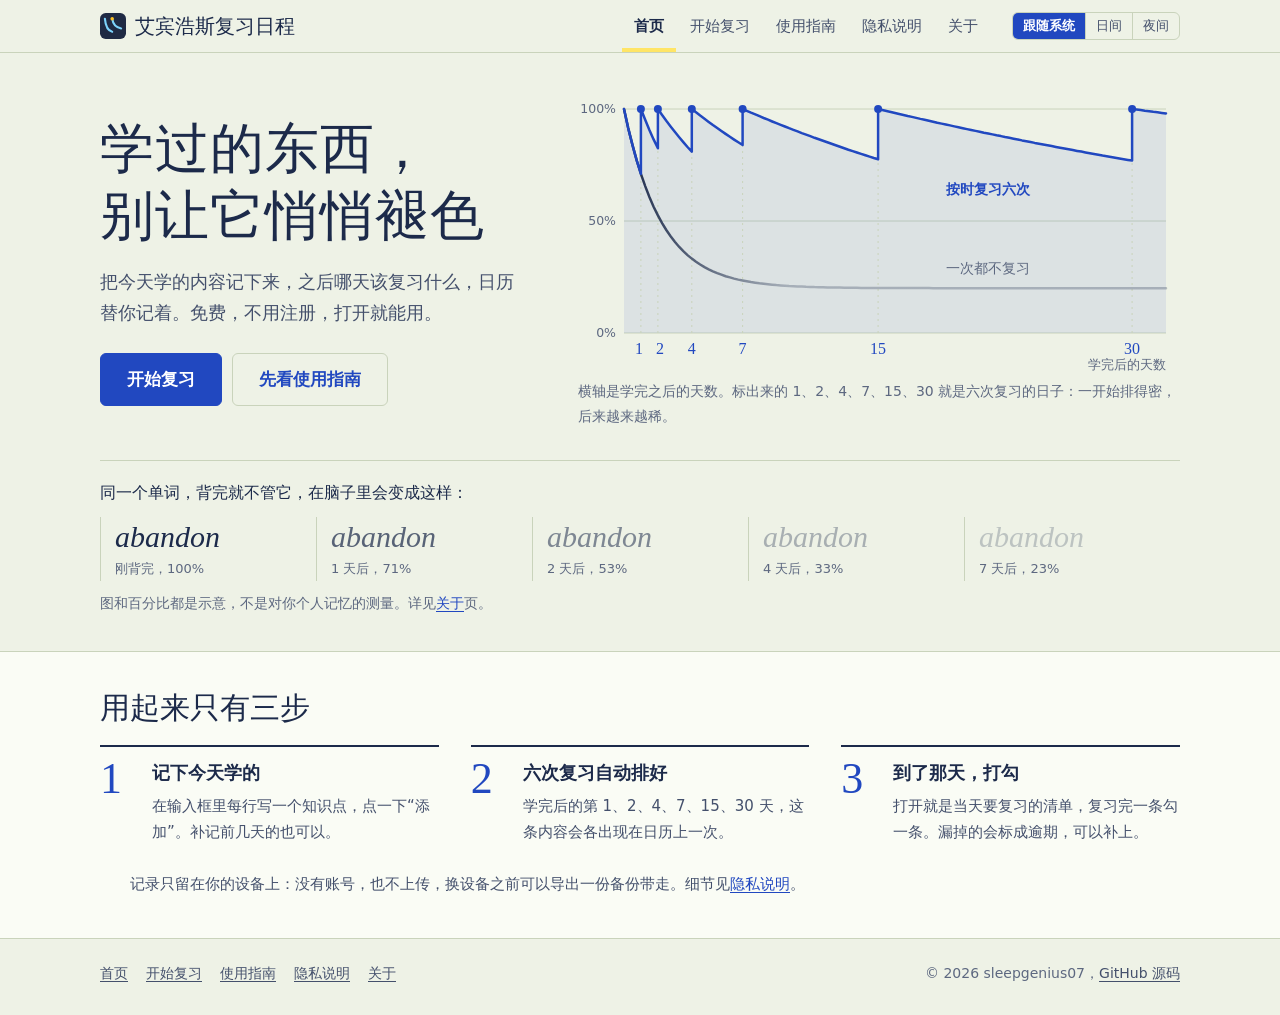
<file: index.html>
<!DOCTYPE html>
<html lang="zh-CN">
<head>
<meta charset="UTF-8">
<!-- 注意：这里没有 user-scalable=no，用户可以自由缩放页面 -->
<meta name="viewport" content="width=device-width, initial-scale=1.0">
<!-- 浏览器顶栏的颜色：日间用纸色，夜间用深色 -->
<meta name="theme-color" content="#eef2e6" media="(prefers-color-scheme: light)">
<meta name="theme-color" content="#12171f" media="(prefers-color-scheme: dark)">
<meta name="description" content="输入今天学的内容，自动按艾宾浩斯遗忘曲线安排复习日程。免费、免注册，数据只存在你的浏览器里。">
<title>艾宾浩斯复习日程</title>
<link rel="icon" type="image/svg+xml" href="favicon.svg">
<!-- 界面颜色（日间/夜间/跟随系统）：放在 head 里，页面一打开就按上次的选择上色 -->
<script src="theme.js"></script>
<!-- 全站共用样式 + 首页专用样式 -->
<link rel="stylesheet" href="style.css">
<link rel="stylesheet" href="home.css">
</head>
<body>
<!-- 导航栏：每个页面都是同一段，当前页用 aria-current="page" 标出来（样式在 style.css） -->
<header class="nav">
  <div class="nav-inner">
    <a class="brand" href="index.html"><img class="brand-icon" src="favicon.svg" alt=""> <span>艾宾浩斯复习日程</span></a>
    <nav class="nav-links" aria-label="主导航">
      <a href="index.html" aria-current="page">首页</a>
      <a href="app/index.html">开始复习</a>
      <a href="guide.html">使用指南</a>
      <a href="privacy.html">隐私说明</a>
      <a href="about.html">关于</a>
    </nav>
    <!-- 界面颜色开关（跟随系统 / 日间 / 夜间）：三个按钮由 theme.js 放进这个位置，每个页面都有 -->
    <span data-theme-switch></span>
  </div>
</header>

<main>
<!-- ===== 首屏：左边标题和按钮，右边遗忘曲线图；下面一排是褪色演示 ===== -->
<section class="hero wrap">
  <div class="hero-top">
    <div class="hero-text">
      <h1>学过的东西，<br>别让它悄悄褪色</h1>
      <p class="hero-lead">把今天学的内容记下来，之后哪天该复习什么，日历替你记着。免费，不用注册，打开就能用。</p>
      <div class="btn-row">
        <a class="btn" href="app/index.html">开始复习</a>
        <a class="btn ghost" href="guide.html">先看使用指南</a>
      </div>
    </div>

    <figure class="curve">
      <!-- 这张图由页面最下面的脚本画出来；#curve-plot 是放图的位置 -->
      <div id="curve-plot" class="curve-plot" role="img"
           aria-label="遗忘曲线示意图：不复习时，记住的比例在一周内掉到两成左右；在学完后第 1、2、4、7、15、30 天各复习一次，记住的比例每次都回到满格，而且掉得越来越慢。"></div>
      <figcaption>横轴是学完之后的天数。标出来的 1、2、4、7、15、30 就是六次复习的日子：一开始排得密，后来越来越稀。</figcaption>
    </figure>
  </div>

  <!-- 褪色演示：同一个单词，隔得越久墨色越淡。--keep 是“还记得多少”，样式里用它当透明度 -->
  <div class="fade">
    <p class="fade-title">同一个单词，背完就不管它，在脑子里会变成这样：</p>
    <ol class="fade-row">
      <li><span class="fade-word" style="--keep:1">abandon</span><span class="fade-when">刚背完，100%</span></li>
      <li><span class="fade-word" style="--keep:.71">abandon</span><span class="fade-when">1 天后，71%</span></li>
      <li><span class="fade-word" style="--keep:.53">abandon</span><span class="fade-when">2 天后，53%</span></li>
      <li><span class="fade-word" style="--keep:.33">abandon</span><span class="fade-when">4 天后，33%</span></li>
      <li><span class="fade-word" style="--keep:.23">abandon</span><span class="fade-when">7 天后，23%</span></li>
    </ol>
    <p class="muted">图和百分比都是示意，不是对你个人记忆的测量。详见<a href="about.html">关于</a>页。</p>
  </div>
</section>

<!-- ===== 三步用法（这确实是先后顺序，所以编号）===== -->
<section class="steps-band">
  <div class="wrap">
    <h2>用起来只有三步</h2>
    <ol class="steps">
      <li>
        <span class="step-no">1</span>
        <h3>记下今天学的</h3>
        <p>在输入框里每行写一个知识点，点一下“添加”。补记前几天的也可以。</p>
      </li>
      <li>
        <span class="step-no">2</span>
        <h3>六次复习自动排好</h3>
        <p>学完后的第 1、2、4、7、15、30 天，这条内容会各出现在日历上一次。</p>
      </li>
      <li>
        <span class="step-no">3</span>
        <h3>到了那天，打勾</h3>
        <p>打开就是当天要复习的清单，复习完一条勾一条。漏掉的会标成逾期，可以补上。</p>
      </li>
    </ol>
    <p class="steps-note">记录只留在你的设备上：没有账号，也不上传，换设备之前可以导出一份备份带走。细节见<a href="privacy.html">隐私说明</a>。</p>
  </div>
</section>
</main>

<footer class="site-footer">
  <div class="site-footer-inner">
    <nav aria-label="页脚导航"><a href="index.html">首页</a><a href="app/index.html">开始复习</a><a href="guide.html">使用指南</a><a href="privacy.html">隐私说明</a><a href="about.html">关于</a></nav>
    <p>© 2026 sleepgenius07，<a href="https://github.com/sleepgenius07/sleepgenius07.github.io">GitHub 源码</a></p>
  </div>
</footer>

<script>
// ========== 首页的遗忘曲线图 ==========
// 这张图不是图片，是用下面的公式现算、现画出来的 SVG。
// 好处：手机和电脑宽度不同，可以按实际宽度重画，字不会被压小。

const REVIEW_DAYS = [1, 2, 4, 7, 15, 30];   // 六次复习分别在学完后的第几天
const LAST_DAY = 32;                         // 横轴画到第 32 天

// “还记得多少”的示意公式：从 100% 开始往下掉，最低掉到 20%。
// k 越大掉得越快。（和应用里用的是同一个公式）
function keep(days, k) { return 0.2 + 0.8 * Math.exp(-k * days); }
const K_START = 0.45;        // 第一次学完之后的遗忘速度
const K_SHRINK = 0.55;       // 每复习一次，遗忘速度乘以 0.55（忘得更慢）

function drawCurve(animate) {
  const box = document.getElementById('curve-plot');
  const W = box.clientWidth;
  const H = W < 520 ? 220 : 280;
  const left = 46, right = 14, top = 16, bottom = 40;
  const x = d => left + (W - left - right) * d / LAST_DAY;      // 第几天 → 横坐标
  const y = r => top + (H - top - bottom) * (1 - r);            // 记住的比例 → 纵坐标
  const f = n => n.toFixed(1);

  // 1) 不复习的曲线：一路往下掉
  let fading = '';
  for (let d = 0; d <= LAST_DAY; d += 0.25) fading += (d ? 'L' : 'M') + f(x(d)) + ',' + f(y(keep(d, K_START)));

  // 2) 按时复习的曲线：每到复习日回到 100%，之后掉得更慢，所以是锯齿形
  let saw = 'M' + f(x(0)) + ',' + f(y(1));
  let from = 0, k = K_START;
  REVIEW_DAYS.concat(LAST_DAY).forEach((to, i) => {
    for (let d = from + 0.25; d <= to; d += 0.25) saw += 'L' + f(x(d)) + ',' + f(y(keep(d - from, k)));
    if (i < REVIEW_DAYS.length) saw += 'L' + f(x(to)) + ',' + f(y(1));   // 复习：竖直回到 100%
    from = to; k *= K_SHRINK;
  });
  const area = saw + 'L' + f(x(LAST_DAY)) + ',' + f(y(0)) + 'L' + f(x(0)) + ',' + f(y(0)) + 'Z';

  // 手机上第 1 天和第 2 天挨得很近，把这两个数字一个往左靠、一个往右靠，免得粘在一起
  const narrow = (W - left - right) / LAST_DAY < 22;      // 每一天不到 22 像素宽，就算“挤”
  const dayAnchor = d => !narrow ? 'middle' : d === 1 ? 'end' : d === 2 ? 'start' : 'middle';
  const dayShift = d => !narrow ? 0 : d === 1 ? 2 : d === 2 ? -2 : 0;

  // 3) 横线、刻度、文字
  const grid = [1, 0.5, 0].map(r =>
    `<line class="c-grid" x1="${left}" x2="${W - right}" y1="${f(y(r))}" y2="${f(y(r))}"/>` +
    `<text class="c-ylab" x="${left - 8}" y="${f(y(r) + 4)}" text-anchor="end">${r * 100}%</text>`).join('');
  const marks = REVIEW_DAYS.map(d =>
    `<line class="c-drop" x1="${f(x(d))}" x2="${f(x(d))}" y1="${f(y(1))}" y2="${f(y(0))}"/>` +
    `<circle class="c-dot" cx="${f(x(d))}" cy="${f(y(1))}" r="4"/>` +
    `<text class="c-day" x="${f(x(d) + dayShift(d))}" y="${f(y(0) + 21)}" text-anchor="${dayAnchor(d)}">${d}</text>`).join('');
  const labelDay = narrow ? 19 : 20;

  box.innerHTML =
    `<svg width="${W}" height="${H}" viewBox="0 0 ${W} ${H}" aria-hidden="true">
      <defs><linearGradient id="fadeInk" gradientUnits="userSpaceOnUse" x1="${left}" x2="${W - right}" y1="0" y2="0">
        <stop offset="0" class="c-stop-a"/><stop offset="0.3" class="c-stop-b"/><stop offset="1" class="c-stop-b"/>
      </linearGradient></defs>
      ${grid}
      <path class="c-area" d="${area}"/>
      ${marks}
      ${narrow ? '' : `<text class="c-ylab" x="${f(x(0))}" y="${f(y(0) + 20)}" text-anchor="middle">学完</text>`}
      <text class="c-ylab" x="${W - right}" y="${f(y(0) + 36)}" text-anchor="end">学完后的天数</text>
      <path class="c-fading" d="${fading}" stroke="url(#fadeInk)"/>
      <path class="c-saw${animate ? ' draw' : ''}" d="${saw}" pathLength="1"/>
      <text class="c-lab-saw" x="${f(x(labelDay))}" y="${f(y(0.62))}">按时复习六次</text>
      <text class="c-lab-fading" x="${f(x(labelDay))}" y="${f(y(0.27))}">一次都不复习</text>
    </svg>`;
}

drawCurve(true);
// 窗口宽度变了（比如手机横过来）就重画一遍，这次不再播放动画
let lastWidth = document.getElementById('curve-plot').clientWidth, timer;
window.addEventListener('resize', () => {
  clearTimeout(timer);
  timer = setTimeout(() => {
    const w = document.getElementById('curve-plot').clientWidth;
    if (w !== lastWidth) { lastWidth = w; drawCurve(false); }
  }, 150);
});
</script>
</body>
</html>
</file>
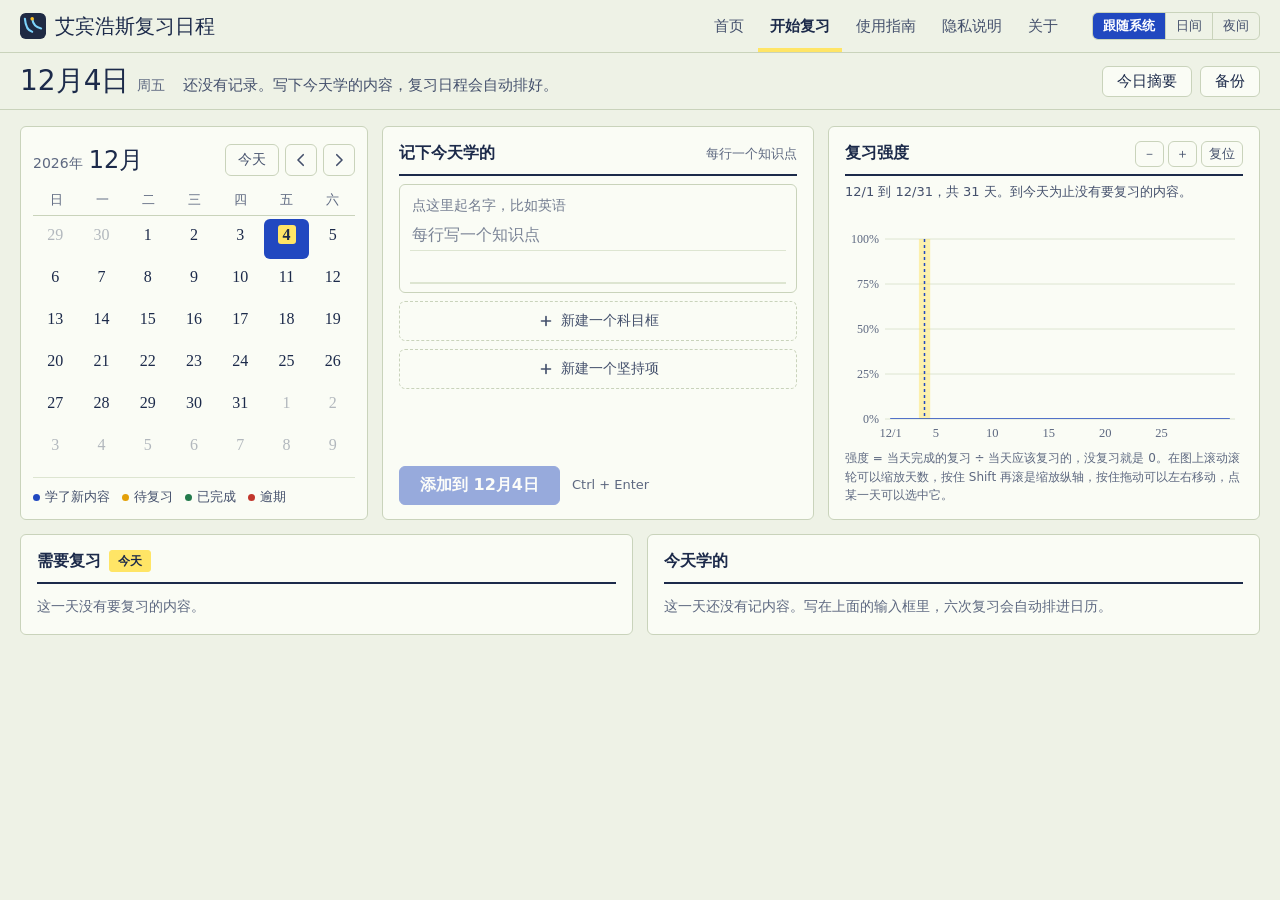
<file: app/index.html>
<!DOCTYPE html>
<html lang="zh-CN">
<head>
<meta charset="UTF-8">
<!-- 没有 user-scalable=no：用户可以双指缩放页面（对视力不好的人很重要） -->
<meta name="viewport" content="width=device-width, initial-scale=1.0">
<meta name="apple-mobile-web-app-capable" content="yes">
<meta name="apple-mobile-web-app-status-bar-style" content="default">
<meta name="apple-mobile-web-app-title" content="复习日程">
<!-- 浏览器顶栏的颜色：日间用纸色，夜间用深色 -->
<meta name="theme-color" content="#eef2e6" media="(prefers-color-scheme: light)">
<meta name="theme-color" content="#12171f" media="(prefers-color-scheme: dark)">
<meta name="description" content="艾宾浩斯遗忘曲线复习提示工具">
<title>开始复习 - 艾宾浩斯复习日程</title>
<link rel="manifest" href="manifest.webmanifest">
<link rel="icon" type="image/svg+xml" href="../favicon.svg">
<!-- 界面颜色（日间/夜间/跟随系统）：放在 head 里，页面一打开就按上次的选择上色 -->
<script src="../theme.js"></script>
<!-- 先加载共用样式（../ 表示上一级目录），再加载应用专用样式 app.css -->
<link rel="stylesheet" href="../style.css">
<link rel="stylesheet" href="app.css">
</head>
<body class="app-page">
<!-- 顶部是全站共用的导航栏（和其他页面是同一段代码，当前页用 aria-current 标记） -->
<header class="nav">
  <div class="nav-inner">
    <a class="brand" href="../index.html"><img class="brand-icon" src="../favicon.svg" alt=""> <span>艾宾浩斯复习日程</span></a>
    <nav class="nav-links" aria-label="主导航">
      <a href="../index.html">首页</a>
      <a href="index.html" aria-current="page">开始复习</a>
      <a href="../guide.html">使用指南</a>
      <a href="../privacy.html">隐私说明</a>
      <a href="../about.html">关于</a>
    </nav>
    <!-- 界面颜色开关（跟随系统 / 日间 / 夜间）：三个按钮由 theme.js 放进这个位置，每个页面都有 -->
    <span data-theme-switch></span>
  </div>
</header>

<!-- 整个应用的界面都由 app.js 画在这个 #app 里 -->
<main class="app" id="app"></main>
<noscript><p style="padding:24px">这个页面需要开启 JavaScript 才能使用。</p></noscript>

<!-- 应用的脚本单独放在 app.js 里（原来是直接写在这个文件里的） -->
<script src="app.js"></script>
</body>
</html>
</file>
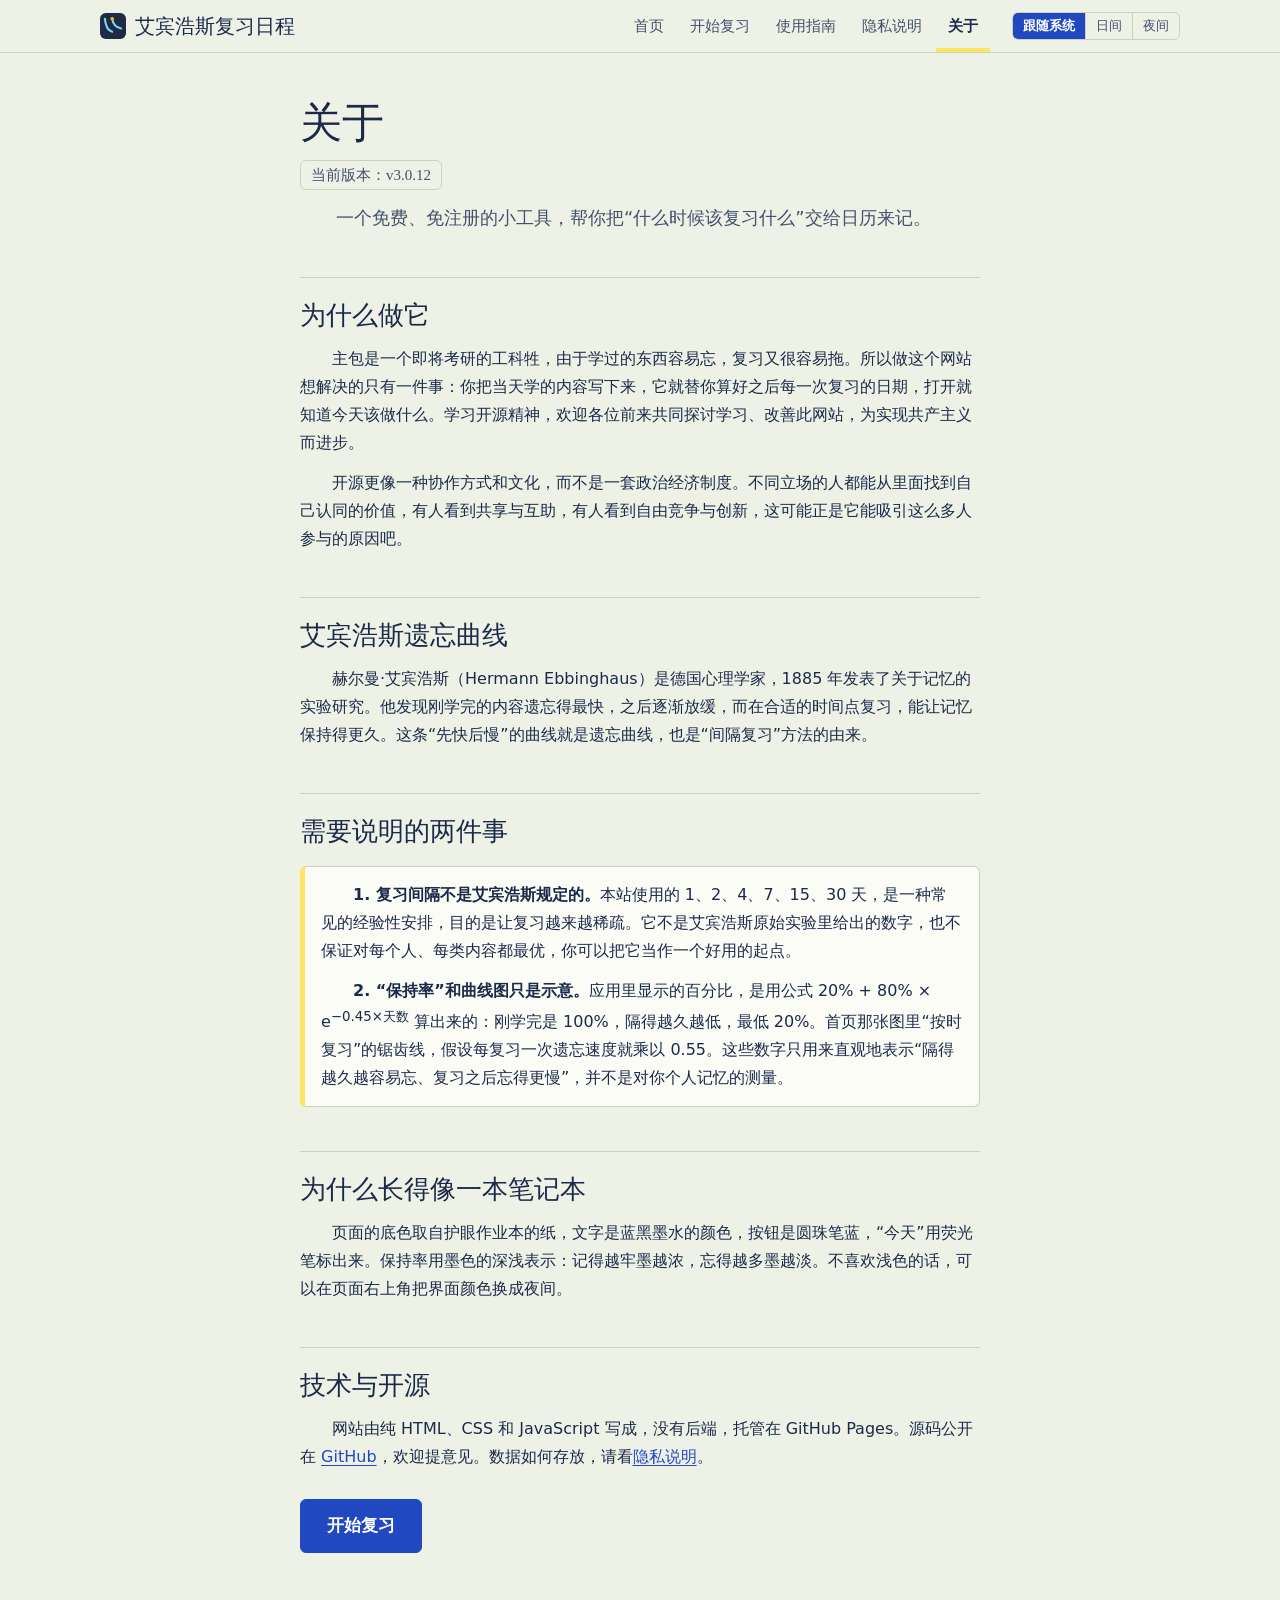
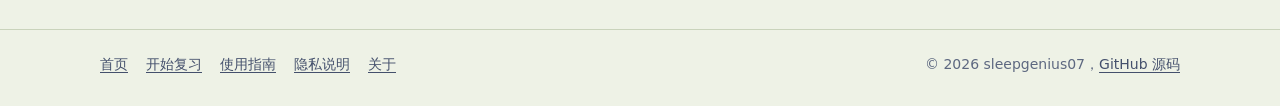
<file: about.html>
<!DOCTYPE html>
<html lang="zh-CN">
<head>
<meta charset="UTF-8">
<!-- 注意：这里没有 user-scalable=no，用户可以自由缩放页面 -->
<meta name="viewport" content="width=device-width, initial-scale=1.0">
<!-- 浏览器顶栏的颜色：日间用纸色，夜间用深色 -->
<meta name="theme-color" content="#eef2e6" media="(prefers-color-scheme: light)">
<meta name="theme-color" content="#12171f" media="(prefers-color-scheme: dark)">
<meta name="description" content="关于艾宾浩斯复习日程：做它的原因、背后的遗忘曲线，以及对复习安排和记忆保持率的说明。">
<title>关于 - 艾宾浩斯复习日程</title>
<link rel="icon" type="image/svg+xml" href="favicon.svg">
<!-- 界面颜色（日间/夜间/跟随系统）：放在 head 里，页面一打开就按上次的选择上色 -->
<script src="theme.js"></script>
<!-- 全站共用样式 -->
<link rel="stylesheet" href="style.css">
</head>
<body>
<!-- 导航栏：每个页面都是同一段，当前页用 aria-current="page" 标出来（样式在 style.css） -->
<header class="nav">
  <div class="nav-inner">
    <a class="brand" href="index.html"><img class="brand-icon" src="favicon.svg" alt=""> <span>艾宾浩斯复习日程</span></a>
    <nav class="nav-links" aria-label="主导航">
      <a href="index.html">首页</a>
      <a href="app/index.html">开始复习</a>
      <a href="guide.html">使用指南</a>
      <a href="privacy.html">隐私说明</a>
      <a href="about.html" aria-current="page">关于</a>
    </nav>
    <!-- 界面颜色开关（跟随系统 / 日间 / 夜间）：三个按钮由 theme.js 放进这个位置，每个页面都有 -->
    <span data-theme-switch></span>
  </div>
</header>

<main class="container">
<h1 class="page-title">关于</h1>
<!-- 版本号：每次更新网站，记得把这里的数字改一下 -->
<p class="version">当前版本：v3.0.12</p>
<p class="page-lead">一个免费、免注册的小工具，帮你把“什么时候该复习什么”交给日历来记。</p>

<h2>为什么做它</h2>
<p>主包是一个即将考研的工科牲，由于学过的东西容易忘，复习又很容易拖。所以做这个网站想解决的只有一件事：你把当天学的内容写下来，它就替你算好之后每一次复习的日期，打开就知道今天该做什么。学习开源精神，欢迎各位前来共同探讨学习、改善此网站，为实现共产主义而进步。</p>
<p>开源更像一种协作方式和文化，而不是一套政治经济制度。不同立场的人都能从里面找到自己认同的价值，有人看到共享与互助，有人看到自由竞争与创新，这可能正是它能吸引这么多人参与的原因吧。</p>

<h2>艾宾浩斯遗忘曲线</h2>
<p>赫尔曼·艾宾浩斯（Hermann Ebbinghaus）是德国心理学家，1885 年发表了关于记忆的实验研究。他发现刚学完的内容遗忘得最快，之后逐渐放缓，而在合适的时间点复习，能让记忆保持得更久。这条“先快后慢”的曲线就是遗忘曲线，也是“间隔复习”方法的由来。</p>

<h2>需要说明的两件事</h2>
<div class="note">
  <p><strong>1. 复习间隔不是艾宾浩斯规定的。</strong>本站使用的 1、2、4、7、15、30 天，是一种常见的经验性安排，目的是让复习越来越稀疏。它不是艾宾浩斯原始实验里给出的数字，也不保证对每个人、每类内容都最优，你可以把它当作一个好用的起点。</p>
  <p><strong>2. “保持率”和曲线图只是示意。</strong>应用里显示的百分比，是用公式 20% + 80% × e<sup>−0.45×天数</sup> 算出来的：刚学完是 100%，隔得越久越低，最低 20%。首页那张图里“按时复习”的锯齿线，假设每复习一次遗忘速度就乘以 0.55。这些数字只用来直观地表示“隔得越久越容易忘、复习之后忘得更慢”，并不是对你个人记忆的测量。</p>
</div>

<h2>为什么长得像一本笔记本</h2>
<p>页面的底色取自护眼作业本的纸，文字是蓝黑墨水的颜色，按钮是圆珠笔蓝，“今天”用荧光笔标出来。保持率用墨色的深浅表示：记得越牢墨越浓，忘得越多墨越淡。不喜欢浅色的话，可以在页面右上角把界面颜色换成夜间。</p>

<h2>技术与开源</h2>
<p>网站由纯 HTML、CSS 和 JavaScript 写成，没有后端，托管在 GitHub Pages。源码公开在 <a href="https://github.com/sleepgenius07/sleepgenius07.github.io">GitHub</a>，欢迎提意见。数据如何存放，请看<a href="privacy.html">隐私说明</a>。</p>

<p class="no-indent" style="margin-top:28px"><a class="btn" href="app/index.html">开始复习</a></p>
</main>

<footer class="site-footer">
  <div class="site-footer-inner">
    <nav aria-label="页脚导航"><a href="index.html">首页</a><a href="app/index.html">开始复习</a><a href="guide.html">使用指南</a><a href="privacy.html">隐私说明</a><a href="about.html">关于</a></nav>
    <p>© 2026 sleepgenius07，<a href="https://github.com/sleepgenius07/sleepgenius07.github.io">GitHub 源码</a></p>
  </div>
</footer>
</body>
</html>
</file>
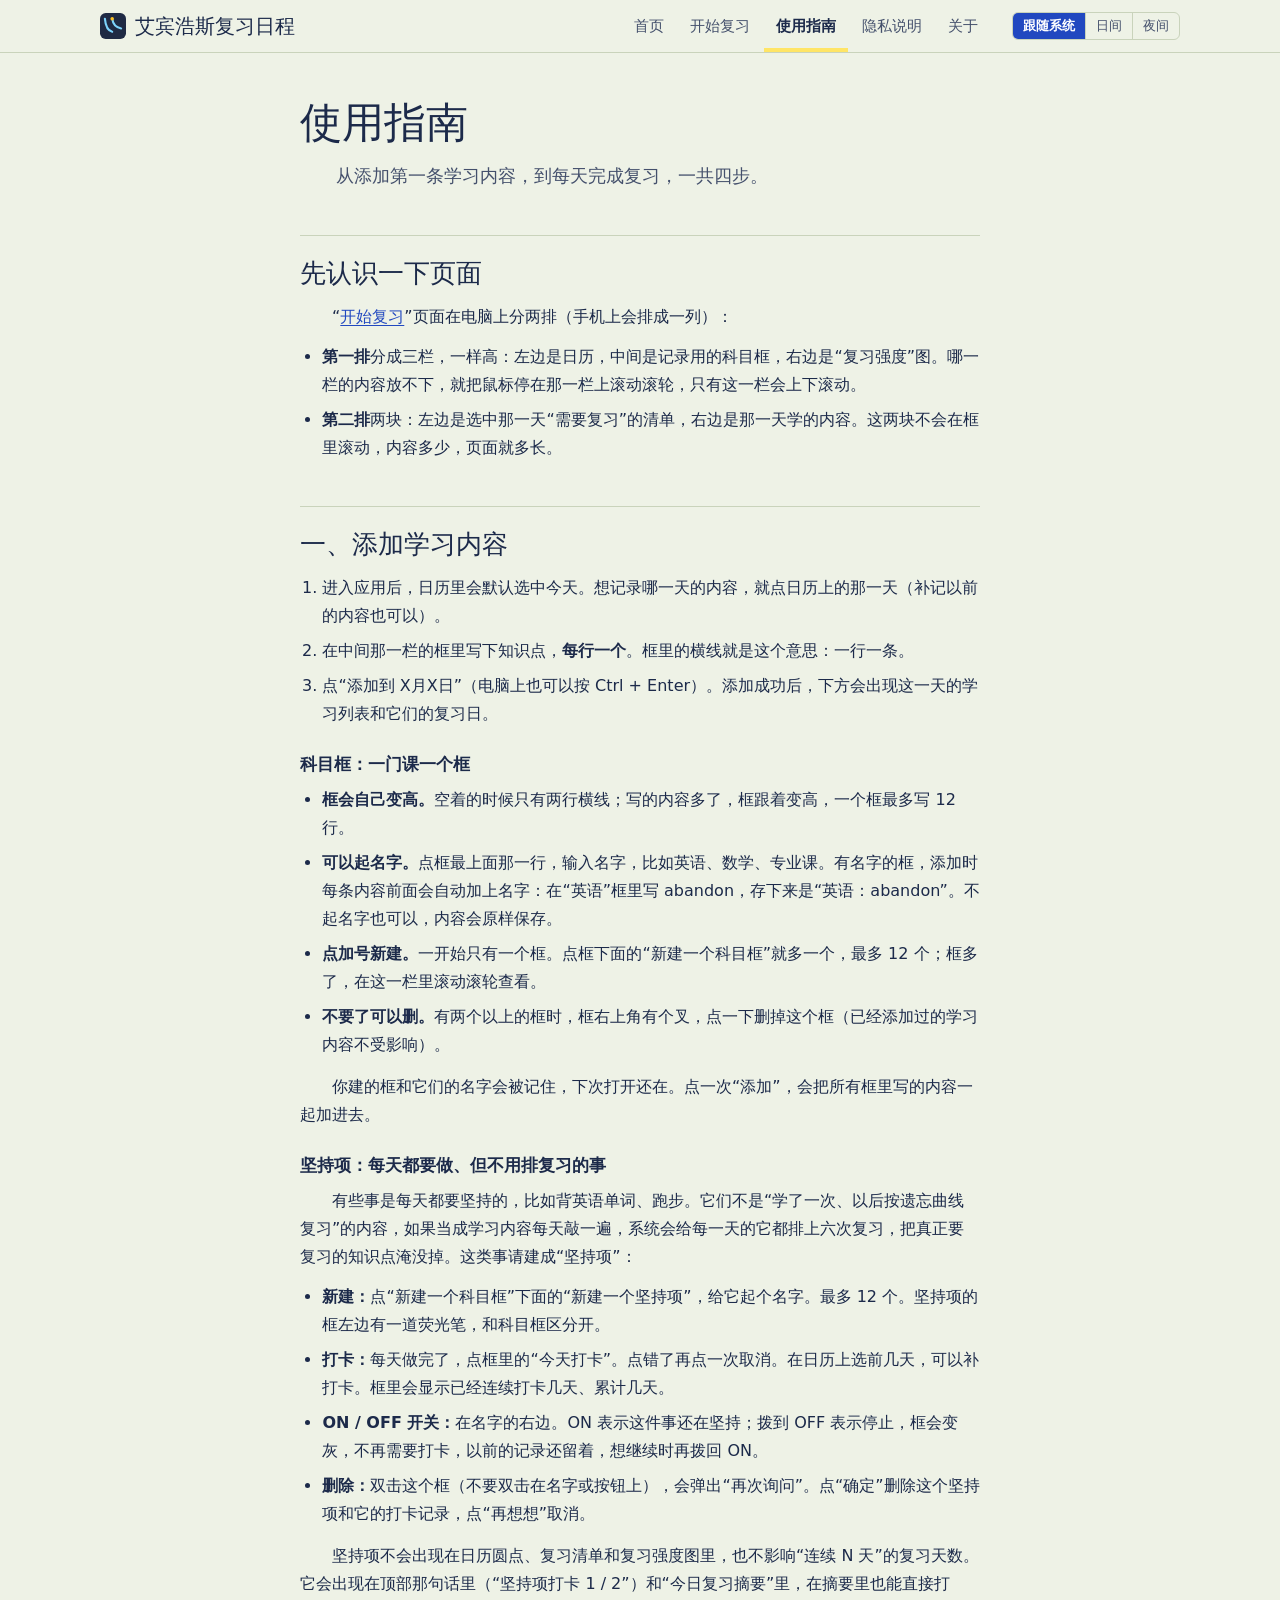
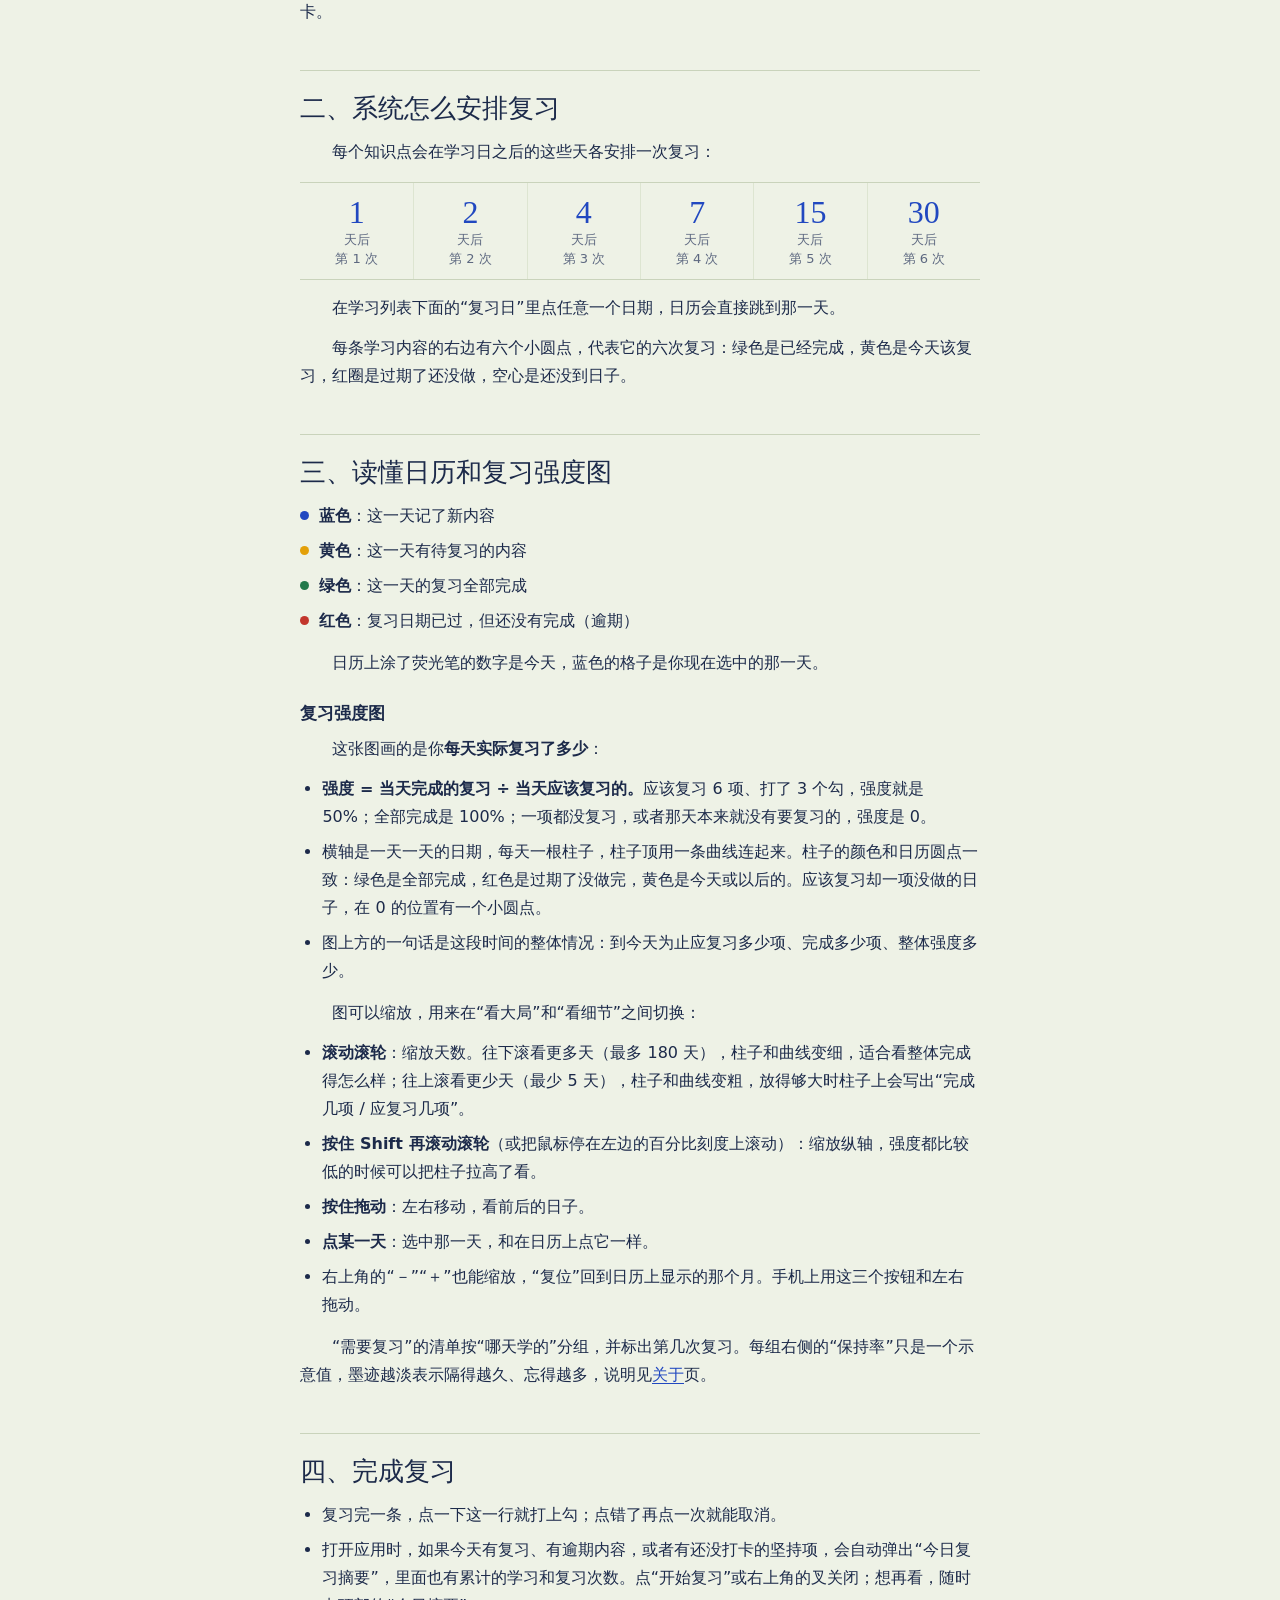
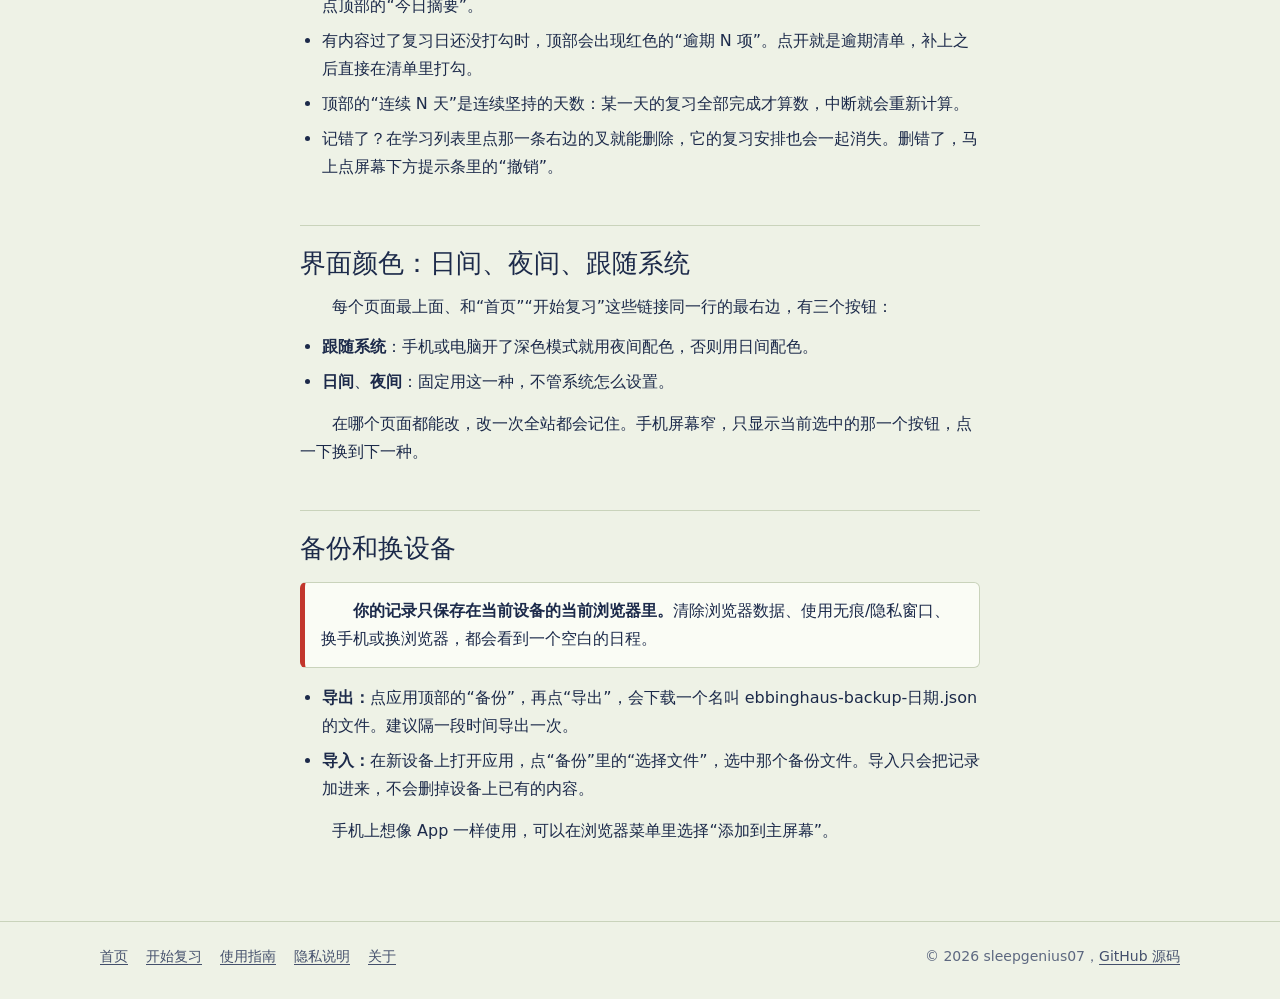
<file: guide.html>
<!DOCTYPE html>
<html lang="zh-CN">
<head>
<meta charset="UTF-8">
<!-- 注意：这里没有 user-scalable=no，用户可以自由缩放页面 -->
<meta name="viewport" content="width=device-width, initial-scale=1.0">
<!-- 浏览器顶栏的颜色：日间用纸色，夜间用深色 -->
<meta name="theme-color" content="#eef2e6" media="(prefers-color-scheme: light)">
<meta name="theme-color" content="#12171f" media="(prefers-color-scheme: dark)">
<meta name="description" content="两分钟学会使用艾宾浩斯复习日程：添加学习内容、用科目框分门别类、每天打卡的坚持项、看懂日历和复习强度图、备份记录。">
<title>使用指南 - 艾宾浩斯复习日程</title>
<link rel="icon" type="image/svg+xml" href="favicon.svg">
<!-- 界面颜色（日间/夜间/跟随系统）：放在 head 里，页面一打开就按上次的选择上色 -->
<script src="theme.js"></script>
<!-- 全站共用样式 -->
<link rel="stylesheet" href="style.css">
</head>
<body>
<!-- 导航栏：每个页面都是同一段，当前页用 aria-current="page" 标出来（样式在 style.css） -->
<header class="nav">
  <div class="nav-inner">
    <a class="brand" href="index.html"><img class="brand-icon" src="favicon.svg" alt=""> <span>艾宾浩斯复习日程</span></a>
    <nav class="nav-links" aria-label="主导航">
      <a href="index.html">首页</a>
      <a href="app/index.html">开始复习</a>
      <a href="guide.html" aria-current="page">使用指南</a>
      <a href="privacy.html">隐私说明</a>
      <a href="about.html">关于</a>
    </nav>
    <!-- 界面颜色开关（跟随系统 / 日间 / 夜间）：三个按钮由 theme.js 放进这个位置，每个页面都有 -->
    <span data-theme-switch></span>
  </div>
</header>

<main class="container">
<h1 class="page-title">使用指南</h1>
<p class="page-lead">从添加第一条学习内容，到每天完成复习，一共四步。</p>

<h2>先认识一下页面</h2>
<p>“<a href="app/index.html">开始复习</a>”页面在电脑上分两排（手机上会排成一列）：</p>
<ul>
  <li><strong>第一排</strong>分成三栏，一样高：左边是日历，中间是记录用的科目框，右边是“复习强度”图。哪一栏的内容放不下，就把鼠标停在那一栏上滚动滚轮，只有这一栏会上下滚动。</li>
  <li><strong>第二排</strong>两块：左边是选中那一天“需要复习”的清单，右边是那一天学的内容。这两块不会在框里滚动，内容多少，页面就多长。</li>
</ul>

<h2>一、添加学习内容</h2>
<ol>
  <li>进入应用后，日历里会默认选中今天。想记录哪一天的内容，就点日历上的那一天（补记以前的内容也可以）。</li>
  <li>在中间那一栏的框里写下知识点，<strong>每行一个</strong>。框里的横线就是这个意思：一行一条。</li>
  <li>点“添加到 X月X日”（电脑上也可以按 Ctrl + Enter）。添加成功后，下方会出现这一天的学习列表和它们的复习日。</li>
</ol>

<h3>科目框：一门课一个框</h3>
<ul>
  <li><strong>框会自己变高。</strong>空着的时候只有两行横线；写的内容多了，框跟着变高，一个框最多写 12 行。</li>
  <li><strong>可以起名字。</strong>点框最上面那一行，输入名字，比如英语、数学、专业课。有名字的框，添加时每条内容前面会自动加上名字：在“英语”框里写 abandon，存下来是“英语：abandon”。不起名字也可以，内容会原样保存。</li>
  <li><strong>点加号新建。</strong>一开始只有一个框。点框下面的“新建一个科目框”就多一个，最多 12 个；框多了，在这一栏里滚动滚轮查看。</li>
  <li><strong>不要了可以删。</strong>有两个以上的框时，框右上角有个叉，点一下删掉这个框（已经添加过的学习内容不受影响）。</li>
</ul>
<p>你建的框和它们的名字会被记住，下次打开还在。点一次“添加”，会把所有框里写的内容一起加进去。</p>

<h3>坚持项：每天都要做、但不用排复习的事</h3>
<p>有些事是每天都要坚持的，比如背英语单词、跑步。它们不是“学了一次、以后按遗忘曲线复习”的内容，如果当成学习内容每天敲一遍，系统会给每一天的它都排上六次复习，把真正要复习的知识点淹没掉。这类事请建成“坚持项”：</p>
<ul>
  <li><strong>新建：</strong>点“新建一个科目框”下面的“新建一个坚持项”，给它起个名字。最多 12 个。坚持项的框左边有一道荧光笔，和科目框区分开。</li>
  <li><strong>打卡：</strong>每天做完了，点框里的“今天打卡”。点错了再点一次取消。在日历上选前几天，可以补打卡。框里会显示已经连续打卡几天、累计几天。</li>
  <li><strong>ON / OFF 开关：</strong>在名字的右边。ON 表示这件事还在坚持；拨到 OFF 表示停止，框会变灰，不再需要打卡，以前的记录还留着，想继续时再拨回 ON。</li>
  <li><strong>删除：</strong>双击这个框（不要双击在名字或按钮上），会弹出“再次询问”。点“确定”删除这个坚持项和它的打卡记录，点“再想想”取消。</li>
</ul>
<p>坚持项不会出现在日历圆点、复习清单和复习强度图里，也不影响“连续 N 天”的复习天数。它会出现在顶部那句话里（“坚持项打卡 1 / 2”）和“今日复习摘要”里，在摘要里也能直接打卡。</p>

<h2>二、系统怎么安排复习</h2>
<p>每个知识点会在学习日之后的这些天各安排一次复习：</p>
<div class="intervals">
  <div class="step"><div class="num">1</div><div class="lbl">天后<br>第 1 次</div></div>
  <div class="step"><div class="num">2</div><div class="lbl">天后<br>第 2 次</div></div>
  <div class="step"><div class="num">4</div><div class="lbl">天后<br>第 3 次</div></div>
  <div class="step"><div class="num">7</div><div class="lbl">天后<br>第 4 次</div></div>
  <div class="step"><div class="num">15</div><div class="lbl">天后<br>第 5 次</div></div>
  <div class="step"><div class="num">30</div><div class="lbl">天后<br>第 6 次</div></div>
</div>
<p>在学习列表下面的“复习日”里点任意一个日期，日历会直接跳到那一天。</p>
<p>每条学习内容的右边有六个小圆点，代表它的六次复习：绿色是已经完成，黄色是今天该复习，红圈是过期了还没做，空心是还没到日子。</p>

<h2>三、读懂日历和复习强度图</h2>
<ul class="dot-list">
  <li><span class="dot learned"></span><span><strong>蓝色</strong>：这一天记了新内容</span></li>
  <li><span class="dot due"></span><span><strong>黄色</strong>：这一天有待复习的内容</span></li>
  <li><span class="dot done"></span><span><strong>绿色</strong>：这一天的复习全部完成</span></li>
  <li><span class="dot late"></span><span><strong>红色</strong>：复习日期已过，但还没有完成（逾期）</span></li>
</ul>
<p>日历上涂了荧光笔的数字是今天，蓝色的格子是你现在选中的那一天。</p>

<h3>复习强度图</h3>
<p>这张图画的是你<strong>每天实际复习了多少</strong>：</p>
<ul>
  <li><strong>强度 = 当天完成的复习 ÷ 当天应该复习的。</strong>应该复习 6 项、打了 3 个勾，强度就是 50%；全部完成是 100%；一项都没复习，或者那天本来就没有要复习的，强度是 0。</li>
  <li>横轴是一天一天的日期，每天一根柱子，柱子顶用一条曲线连起来。柱子的颜色和日历圆点一致：绿色是全部完成，红色是过期了没做完，黄色是今天或以后的。应该复习却一项没做的日子，在 0 的位置有一个小圆点。</li>
  <li>图上方的一句话是这段时间的整体情况：到今天为止应复习多少项、完成多少项、整体强度多少。</li>
</ul>
<p>图可以缩放，用来在“看大局”和“看细节”之间切换：</p>
<ul>
  <li><strong>滚动滚轮</strong>：缩放天数。往下滚看更多天（最多 180 天），柱子和曲线变细，适合看整体完成得怎么样；往上滚看更少天（最少 5 天），柱子和曲线变粗，放得够大时柱子上会写出“完成几项 / 应复习几项”。</li>
  <li><strong>按住 Shift 再滚动滚轮</strong>（或把鼠标停在左边的百分比刻度上滚动）：缩放纵轴，强度都比较低的时候可以把柱子拉高了看。</li>
  <li><strong>按住拖动</strong>：左右移动，看前后的日子。</li>
  <li><strong>点某一天</strong>：选中那一天，和在日历上点它一样。</li>
  <li>右上角的“－”“＋”也能缩放，“复位”回到日历上显示的那个月。手机上用这三个按钮和左右拖动。</li>
</ul>
<p>“需要复习”的清单按“哪天学的”分组，并标出第几次复习。每组右侧的“保持率”只是一个示意值，墨迹越淡表示隔得越久、忘得越多，说明见<a href="about.html">关于</a>页。</p>

<h2>四、完成复习</h2>
<ul>
  <li>复习完一条，点一下这一行就打上勾；点错了再点一次就能取消。</li>
  <li>打开应用时，如果今天有复习、有逾期内容，或者有还没打卡的坚持项，会自动弹出“今日复习摘要”，里面也有累计的学习和复习次数。点“开始复习”或右上角的叉关闭；想再看，随时点顶部的“今日摘要”。</li>
  <li>有内容过了复习日还没打勾时，顶部会出现红色的“逾期 N 项”。点开就是逾期清单，补上之后直接在清单里打勾。</li>
  <li>顶部的“连续 N 天”是连续坚持的天数：某一天的复习全部完成才算数，中断就会重新计算。</li>
  <li>记错了？在学习列表里点那一条右边的叉就能删除，它的复习安排也会一起消失。删错了，马上点屏幕下方提示条里的“撤销”。</li>
</ul>

<h2>界面颜色：日间、夜间、跟随系统</h2>
<p>每个页面最上面、和“首页”“开始复习”这些链接同一行的最右边，有三个按钮：</p>
<ul>
  <li><strong>跟随系统</strong>：手机或电脑开了深色模式就用夜间配色，否则用日间配色。</li>
  <li><strong>日间</strong>、<strong>夜间</strong>：固定用这一种，不管系统怎么设置。</li>
</ul>
<p>在哪个页面都能改，改一次全站都会记住。手机屏幕窄，只显示当前选中的那一个按钮，点一下换到下一种。</p>

<h2>备份和换设备</h2>
<div class="note warn">
  <p><strong>你的记录只保存在当前设备的当前浏览器里。</strong>清除浏览器数据、使用无痕/隐私窗口、换手机或换浏览器，都会看到一个空白的日程。</p>
</div>
<ul>
  <li><strong>导出：</strong>点应用顶部的“备份”，再点“导出”，会下载一个名叫 ebbinghaus-backup-日期.json 的文件。建议隔一段时间导出一次。</li>
  <li><strong>导入：</strong>在新设备上打开应用，点“备份”里的“选择文件”，选中那个备份文件。导入只会把记录加进来，不会删掉设备上已有的内容。</li>
</ul>
<p>手机上想像 App 一样使用，可以在浏览器菜单里选择“添加到主屏幕”。</p>
</main>

<footer class="site-footer">
  <div class="site-footer-inner">
    <nav aria-label="页脚导航"><a href="index.html">首页</a><a href="app/index.html">开始复习</a><a href="guide.html">使用指南</a><a href="privacy.html">隐私说明</a><a href="about.html">关于</a></nav>
    <p>© 2026 sleepgenius07，<a href="https://github.com/sleepgenius07/sleepgenius07.github.io">GitHub 源码</a></p>
  </div>
</footer>
</body>
</html>
</file>
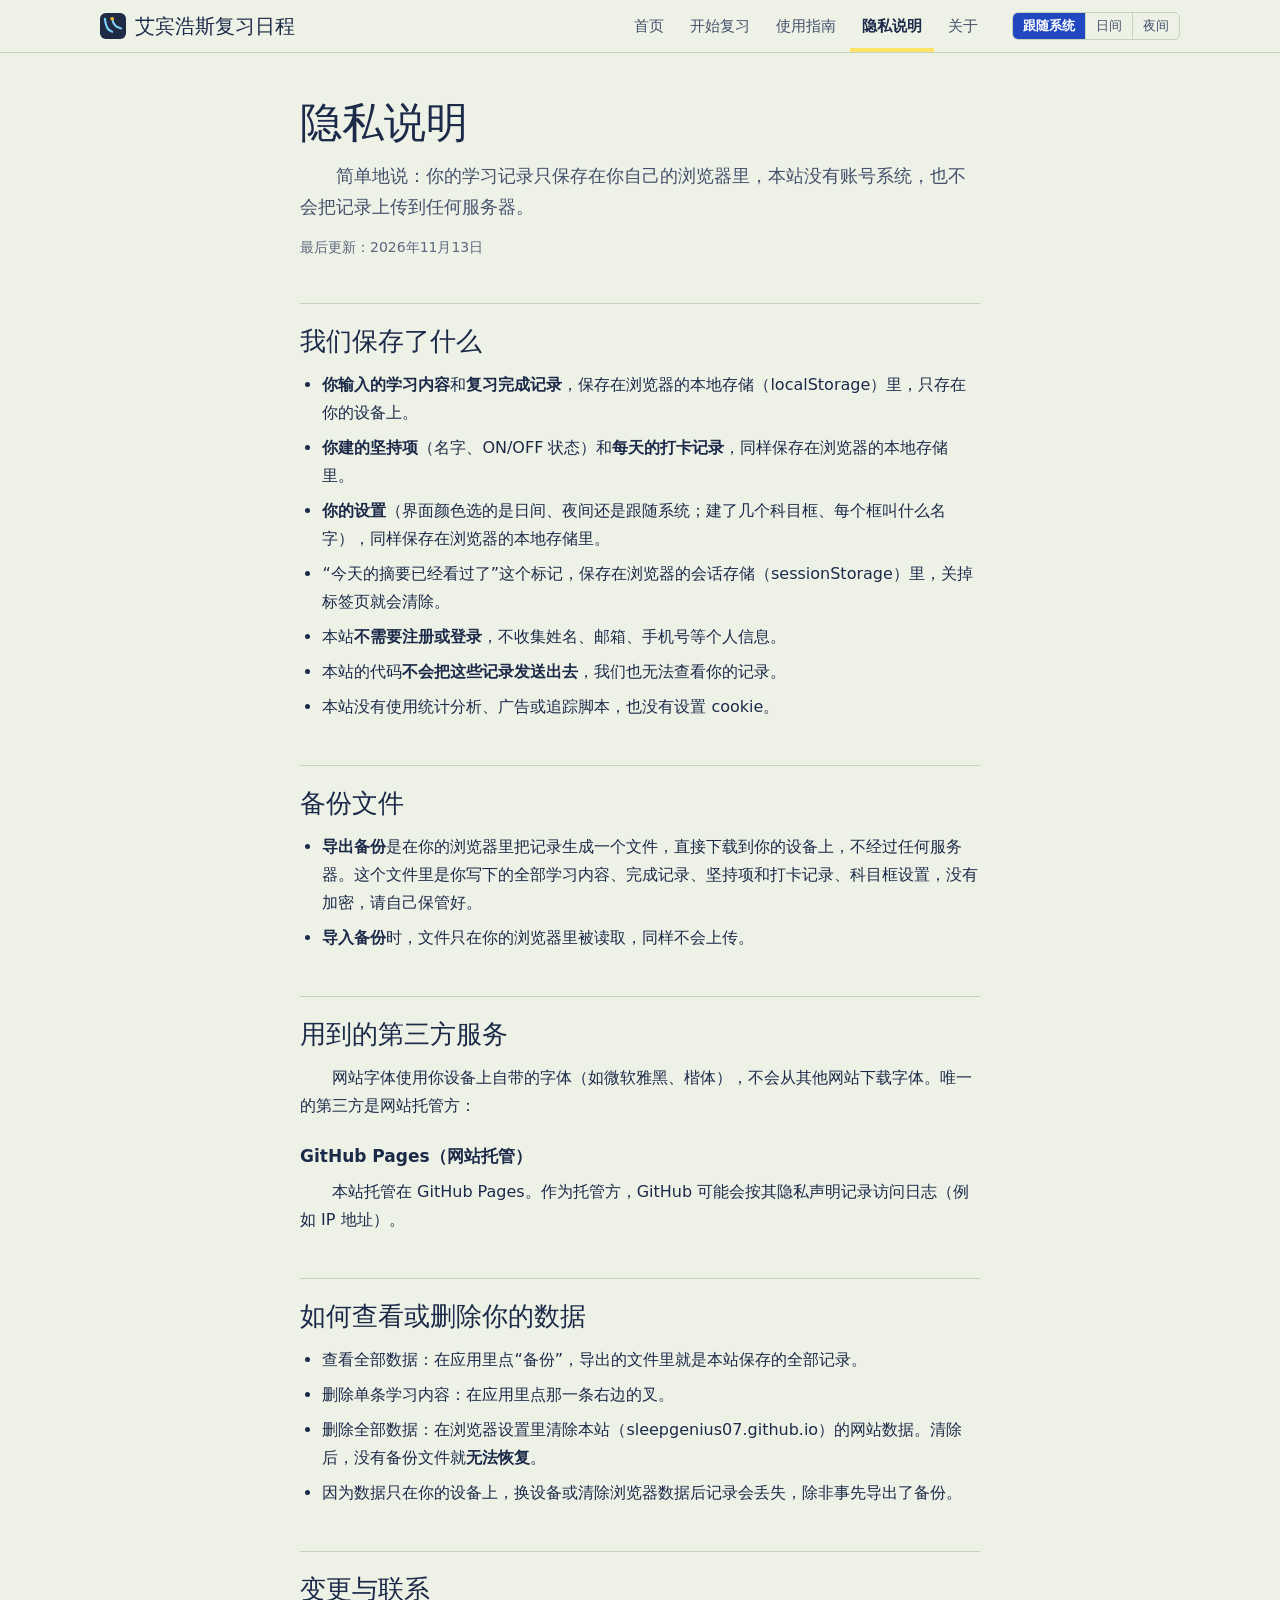
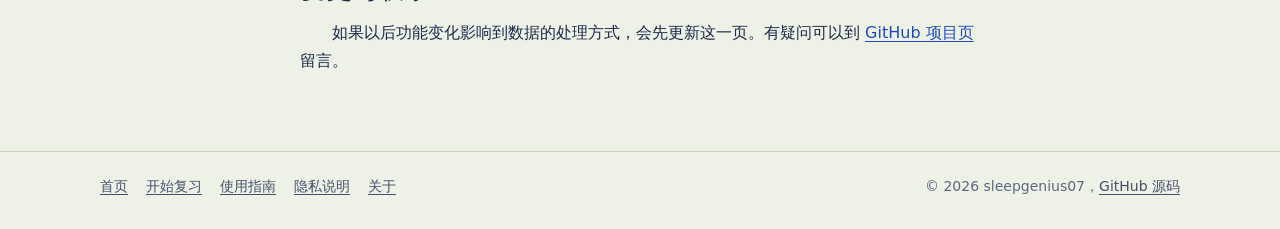
<file: privacy.html>
<!DOCTYPE html>
<html lang="zh-CN">
<head>
<meta charset="UTF-8">
<!-- 注意：这里没有 user-scalable=no，用户可以自由缩放页面 -->
<meta name="viewport" content="width=device-width, initial-scale=1.0">
<!-- 浏览器顶栏的颜色：日间用纸色，夜间用深色 -->
<meta name="theme-color" content="#eef2e6" media="(prefers-color-scheme: light)">
<meta name="theme-color" content="#12171f" media="(prefers-color-scheme: dark)">
<meta name="description" content="说明艾宾浩斯复习日程会保存哪些数据、存放在哪里，以及用到了哪些第三方服务。">
<title>隐私说明 - 艾宾浩斯复习日程</title>
<link rel="icon" type="image/svg+xml" href="favicon.svg">
<!-- 界面颜色（日间/夜间/跟随系统）：放在 head 里，页面一打开就按上次的选择上色 -->
<script src="theme.js"></script>
<!-- 全站共用样式 -->
<link rel="stylesheet" href="style.css">
</head>
<body>
<!-- 导航栏：每个页面都是同一段，当前页用 aria-current="page" 标出来（样式在 style.css） -->
<header class="nav">
  <div class="nav-inner">
    <a class="brand" href="index.html"><img class="brand-icon" src="favicon.svg" alt=""> <span>艾宾浩斯复习日程</span></a>
    <nav class="nav-links" aria-label="主导航">
      <a href="index.html">首页</a>
      <a href="app/index.html">开始复习</a>
      <a href="guide.html">使用指南</a>
      <a href="privacy.html" aria-current="page">隐私说明</a>
      <a href="about.html">关于</a>
    </nav>
    <!-- 界面颜色开关（跟随系统 / 日间 / 夜间）：三个按钮由 theme.js 放进这个位置，每个页面都有 -->
    <span data-theme-switch></span>
  </div>
</header>

<main class="container">
<h1 class="page-title">隐私说明</h1>
<p class="page-lead">简单地说：你的学习记录只保存在你自己的浏览器里，本站没有账号系统，也不会把记录上传到任何服务器。</p>
<p class="muted">最后更新：2026年11月13日</p>

<h2>我们保存了什么</h2>
<ul>
  <li><strong>你输入的学习内容</strong>和<strong>复习完成记录</strong>，保存在浏览器的本地存储（localStorage）里，只存在你的设备上。</li>
  <li><strong>你建的坚持项</strong>（名字、ON/OFF 状态）和<strong>每天的打卡记录</strong>，同样保存在浏览器的本地存储里。</li>
  <li><strong>你的设置</strong>（界面颜色选的是日间、夜间还是跟随系统；建了几个科目框、每个框叫什么名字），同样保存在浏览器的本地存储里。</li>
  <li>“今天的摘要已经看过了”这个标记，保存在浏览器的会话存储（sessionStorage）里，关掉标签页就会清除。</li>
  <li>本站<strong>不需要注册或登录</strong>，不收集姓名、邮箱、手机号等个人信息。</li>
  <li>本站的代码<strong>不会把这些记录发送出去</strong>，我们也无法查看你的记录。</li>
  <li>本站没有使用统计分析、广告或追踪脚本，也没有设置 cookie。</li>
</ul>

<h2>备份文件</h2>
<ul>
  <li><strong>导出备份</strong>是在你的浏览器里把记录生成一个文件，直接下载到你的设备上，不经过任何服务器。这个文件里是你写下的全部学习内容、完成记录、坚持项和打卡记录、科目框设置，没有加密，请自己保管好。</li>
  <li><strong>导入备份</strong>时，文件只在你的浏览器里被读取，同样不会上传。</li>
</ul>

<h2>用到的第三方服务</h2>
<p>网站字体使用你设备上自带的字体（如微软雅黑、楷体），不会从其他网站下载字体。唯一的第三方是网站托管方：</p>
<h3>GitHub Pages（网站托管）</h3>
<p>本站托管在 GitHub Pages。作为托管方，GitHub 可能会按其隐私声明记录访问日志（例如 IP 地址）。</p>

<h2>如何查看或删除你的数据</h2>
<ul>
  <li>查看全部数据：在应用里点“备份”，导出的文件里就是本站保存的全部记录。</li>
  <li>删除单条学习内容：在应用里点那一条右边的叉。</li>
  <li>删除全部数据：在浏览器设置里清除本站（sleepgenius07.github.io）的网站数据。清除后，没有备份文件就<strong>无法恢复</strong>。</li>
  <li>因为数据只在你的设备上，换设备或清除浏览器数据后记录会丢失，除非事先导出了备份。</li>
</ul>

<h2>变更与联系</h2>
<p>如果以后功能变化影响到数据的处理方式，会先更新这一页。有疑问可以到 <a href="https://github.com/sleepgenius07/sleepgenius07.github.io">GitHub 项目页</a>留言。</p>
</main>

<footer class="site-footer">
  <div class="site-footer-inner">
    <nav aria-label="页脚导航"><a href="index.html">首页</a><a href="app/index.html">开始复习</a><a href="guide.html">使用指南</a><a href="privacy.html">隐私说明</a><a href="about.html">关于</a></nav>
    <p>© 2026 sleepgenius07，<a href="https://github.com/sleepgenius07/sleepgenius07.github.io">GitHub 源码</a></p>
  </div>
</footer>
</body>
</html>
</file>
<file: style.css>
/* ===== 全站共用样式 =====
   所有页面（首页、使用指南、隐私说明、关于、应用）都引用这一个文件。

   设计思路：一本学生的笔记本。
   - 底色是护眼作业本那种淡绿色的纸
   - 文字是蓝黑墨水，按钮和链接是圆珠笔蓝
   - “今天”和当前页用荧光笔黄标出来
   - 记得越牢，墨色越深；忘得越多，墨色越淡

   想换颜色，只改下面 :root 里的变量，全站一起变。 */

:root{
  color-scheme:light;               /* 告诉浏览器现在是日间配色（滚动条、输入框等会跟着变） */

  /* 纸 */
  --paper:#eef2e6;                  /* 页面底色：护眼纸的淡绿 */
  --sheet:#fafcf5;                  /* 一张“纸”（面板）的颜色，比底色亮一点 */
  --rule:#c9d3bb;                   /* 横线、边框 */
  --rule-soft:#dde5d1;              /* 更淡的横线 */

  /* 墨 */
  --ink:#1c2a4a;                    /* 正文：蓝黑墨水 */
  --ink-2:#44506c;                  /* 次要文字 */
  --ink-3:#5d6880;                  /* 辅助说明（在纸色上对比度约 5，够清晰） */

  /* 笔 */
  --pen:#2148c0;                    /* 圆珠笔蓝：按钮、链接 */
  --pen-deep:#18379a;               /* 按下/悬停时更深一点 */
  --pen-wash:rgba(33,72,192,.09);   /* 很淡的蓝底 */
  --on-pen:#ffffff;                 /* 蓝色按钮上的字 */
  --hl:#ffe566;                     /* 荧光笔黄 */
  --on-hl:#1c2a4a;                  /* 荧光笔上面的字，永远用深色 */
  --hl-band:7px;                    /* 文字下面那道荧光笔的粗细（夜间会细一点） */

  /* 状态色（日历圆点、清单）*/
  --done:#237a4b;                   /* 已完成：绿 */
  --done-wash:rgba(35,122,75,.10);
  --due:#96600a;                    /* 待复习：琥珀色文字 */
  --due-dot:#e3a008;                /* 待复习：圆点 */
  --late:#c2362c;                   /* 逾期：红 */
  --late-wash:rgba(194,54,44,.08);

  /* 字体：全部用设备自带的字体，不从别的网站下载 */
  --font-body:'Microsoft YaHei','微软雅黑','PingFang SC','Hiragino Sans GB','Noto Sans CJK SC',system-ui,sans-serif;
  /* 标题用楷体（课本里教写字用的那种字）。没有楷体的设备会自动用后面的字体 */
  --font-kai:'KaiTi','楷体','Kaiti SC','STKaiti','BiauKai','AR PL UKai CN','Songti SC','Noto Serif CJK SC',var(--font-body);
  /* 大数字用 Georgia，数字的形状比较好看 */
  --font-num:Georgia,'Times New Roman','Songti SC',serif;

  --radius:6px;
  --nav-h:52px;
}

/* 夜间模式的颜色，像晚上台灯下的书桌。下面两段内容一样，分别对应两种情况：
   ① 设置是“跟随系统”，而且系统开了深色模式
   ② 在设置里手动选了“夜间”（theme.js 会给 <html> 加上 data-theme="dark"）
   手动选“日间”时 <html> 上是 data-theme="light"，两段都不生效，就用上面的日间颜色。 */
@media (prefers-color-scheme:dark){
  :root:not([data-theme="light"]){
    --paper:#12171f;
    --sheet:#1a212c;
    --rule:#343f50;
    --rule-soft:#262f3c;
    --ink:#e7eadf;
    --ink-2:#b7bfcd;
    --ink-3:#939db0;
    --pen:#9ab6ff;
    --pen-deep:#bccdff;
    --pen-wash:rgba(154,182,255,.12);
    --on-pen:#0f1830;
    --hl:#f0d23c;
    --hl-band:3px;
    --done:#62c48e;
    --done-wash:rgba(98,196,142,.12);
    --due:#e6b550;
    --due-dot:#e6b550;
    --late:#f27d72;
    --late-wash:rgba(242,125,114,.12);
    color-scheme:dark;
  }
}
:root[data-theme="dark"]{
    --paper:#12171f;
    --sheet:#1a212c;
    --rule:#343f50;
    --rule-soft:#262f3c;
    --ink:#e7eadf;
    --ink-2:#b7bfcd;
    --ink-3:#939db0;
    --pen:#9ab6ff;
    --pen-deep:#bccdff;
    --pen-wash:rgba(154,182,255,.12);
    --on-pen:#0f1830;
    --hl:#f0d23c;
    --hl-band:3px;
    --done:#62c48e;
    --done-wash:rgba(98,196,142,.12);
    --due:#e6b550;
    --due-dot:#e6b550;
    --late:#f27d72;
    --late-wash:rgba(242,125,114,.12);
    color-scheme:dark;
}

*{box-sizing:border-box;margin:0;padding:0;-webkit-tap-highlight-color:transparent}
html{-webkit-text-size-adjust:100%;scroll-padding-top:calc(var(--nav-h) + 12px)}
body{
  font-family:var(--font-body);
  color:var(--ink);
  background:var(--paper);
  line-height:1.75;
  min-height:100vh;
  display:flex;flex-direction:column;       /* 让页脚在内容很少时也待在最底下 */
}
main{flex:1}
a{color:var(--pen);text-underline-offset:3px}
a:hover{color:var(--pen-deep)}
button{font-family:inherit;color:inherit}

/* 键盘操作时的焦点框：用 Tab 键切换时能看清现在在哪 */
:focus-visible{outline:2px solid var(--pen);outline-offset:2px;border-radius:3px}

/* ----- 导航栏（每个页面顶部都一样）----- */
.nav{
  position:sticky;top:0;z-index:50;
  background:var(--paper);
  border-bottom:1px solid var(--rule);
}
.nav-inner{display:flex;align-items:center;gap:12px;max-width:1120px;margin:0 auto;padding:0 20px;height:var(--nav-h)}
.brand{font-family:var(--font-kai);font-size:20px;color:var(--ink);text-decoration:none;white-space:nowrap;flex-shrink:0;display:inline-flex;align-items:center;gap:9px}
.brand:hover{color:var(--ink)}
.brand-icon{width:26px;height:26px;display:block}
.nav-links{display:flex;gap:2px;margin-left:auto;align-self:stretch;overflow-x:auto;scrollbar-width:none}   /* 手机上放不下时可以横向滑动 */
.nav-links::-webkit-scrollbar{display:none}
.nav-links a{
  display:flex;align-items:center;
  padding:0 12px;
  font-size:15px;color:var(--ink-2);
  text-decoration:none;white-space:nowrap;
}
.nav-links a:hover{color:var(--pen)}
/* 当前所在的页面：下面画一道荧光笔 */
.nav-links a[aria-current="page"]{color:var(--ink);font-weight:700;box-shadow:inset 0 -4px 0 var(--hl)}
@media(max-width:600px){
  .nav-inner{padding:0 12px;gap:6px}
  .brand span{display:none}     /* 手机上只留图标，把位置让给链接 */
  .nav-links{margin-left:0}
  .nav-links a{padding:0 9px}
}

/* ----- 按钮 ----- */
.btn{
  display:inline-block;padding:11px 26px;border-radius:var(--radius);
  background:var(--pen);color:var(--on-pen);
  border:1px solid var(--pen);
  font-size:17px;font-weight:700;text-decoration:none;cursor:pointer;
}
.btn:hover{background:var(--pen-deep);border-color:var(--pen-deep);color:var(--on-pen)}
.btn.ghost{background:transparent;color:var(--pen);border-color:var(--rule)}
.btn.ghost:hover{background:var(--pen-wash);border-color:var(--pen);color:var(--pen)}
.btn-row{display:flex;flex-wrap:wrap;gap:10px}

/* ----- 文字页面（使用指南、隐私说明、关于）的排版 ----- */
.container{width:100%;max-width:720px;margin:0 auto;padding:44px 20px 64px}
.page-title{font-family:var(--font-kai);font-size:42px;font-weight:400;line-height:1.25;margin-bottom:10px}
.page-lead{font-size:18px;color:var(--ink-2);margin-bottom:8px}
.container h2{font-family:var(--font-kai);font-size:26px;font-weight:400;line-height:1.35;margin:44px 0 12px;padding-top:20px;border-top:1px solid var(--rule)}
.container h3{font-size:17px;font-weight:700;margin:22px 0 6px}
/* 正文段落按中文书写习惯，首行缩进两个字（2em 就是两个字的宽度） */
.container p{margin-bottom:12px;text-indent:2em}
/* 不是正文的几种不缩进：版本号、“最后更新”这类小字、只放一个按钮的段落 */
.container .version,.container .muted,.container .no-indent{text-indent:0}
.version{display:inline-block;font-family:var(--font-num);font-size:15px;color:var(--ink-2);padding:1px 10px;border:1px solid var(--rule);border-radius:var(--radius);margin-bottom:12px}
.container ul,.container ol{margin:0 0 14px 1.4em}
.container li{margin-bottom:7px}
.muted{color:var(--ink-3);font-size:14px}

/* 复习间隔：1、2、4、7、15、30（首页和使用指南用） */
.intervals{display:grid;grid-template-columns:repeat(6,1fr);margin:16px 0 14px;border-top:1px solid var(--rule);border-bottom:1px solid var(--rule)}
.intervals .step{text-align:center;padding:12px 4px 10px;border-left:1px solid var(--rule-soft)}
.intervals .step:first-child{border-left:0}
.intervals .num{font-family:var(--font-num);font-size:32px;line-height:1.1;color:var(--pen)}
.intervals .lbl{font-size:13px;color:var(--ink-3);line-height:1.5}
@media(max-width:480px){
  .intervals .num{font-size:25px}
  .intervals .lbl{font-size:12px}
}

/* 日历圆点的图例（使用指南、首页用） */
.dot{display:inline-block;width:9px;height:9px;border-radius:50%;flex-shrink:0}
.dot.learned{background:var(--pen)}
.dot.due{background:var(--due-dot)}
.dot.done{background:var(--done)}
.dot.late{background:var(--late)}
.dot-list{list-style:none;margin-left:0 !important}
.dot-list li{display:flex;align-items:baseline;gap:10px}
.dot-list .dot{transform:translateY(-1px)}

/* 提示框：像在笔记旁边用荧光笔画了一道 */
.note{background:var(--sheet);border:1px solid var(--rule);border-left:5px solid var(--hl);border-radius:var(--radius);padding:14px 16px;margin:16px 0}
.note p:last-child{margin-bottom:0}
.note.warn{border-left-color:var(--late)}

/* ----- 页脚 ----- */
.site-footer{padding:22px 0 30px;color:var(--ink-3);font-size:14px;border-top:1px solid var(--rule)}
.site-footer-inner{max-width:1120px;margin:0 auto;padding:0 20px;display:flex;flex-wrap:wrap;gap:8px 24px;justify-content:space-between}
.site-footer nav{display:flex;flex-wrap:wrap;gap:4px 18px}
.site-footer a{color:var(--ink-2)}

/* 分段按钮（界面颜色：跟随系统 / 日间 / 夜间），由 theme.js 生成 */
.seg{display:inline-flex;border:1px solid var(--rule);border-radius:var(--radius);overflow:hidden}
.seg button{border:0;border-left:1px solid var(--rule);background:transparent;color:var(--ink-2);font-size:14px;padding:5px 12px;cursor:pointer;white-space:nowrap}
.seg button:first-child{border-left:0}
.seg button:hover{color:var(--pen)}
.seg button[aria-checked="true"]{background:var(--pen);color:var(--on-pen);font-weight:700}
/* 导航栏里的那一个：和“首页”等链接排在同一行的最右边 */
.nav .seg{margin-left:10px;flex-shrink:0}
.nav .seg button{font-size:13px;padding:4px 10px}
/* 屏幕窄的时候放不下三个按钮：只显示当前选中的那一个，点它就换到下一种（theme.js 负责轮换） */
@media(max-width:900px){
  .nav .seg{margin-left:4px}
  .nav .seg button{border-left:0}
  .nav .seg button:not([aria-checked="true"]){display:none}
}

@media(max-width:600px){
  .container{padding:30px 16px 48px}
  .page-title{font-size:33px}
  .container h2{font-size:23px;margin-top:36px}
}

/* 用户在系统里选了“减少动态效果”时，关掉所有动画 */
@media (prefers-reduced-motion:reduce){
  *,*::before,*::after{animation:none !important;transition:none !important}
}
</file>
<file: home.css>
/* ===== 首页专用样式 =====
   通用部分（颜色变量、导航栏、按钮、页脚）在 style.css，这里只放首页才用到的。
   首页只有两段：首屏（标题 + 曲线图 + 褪色演示）和三步用法。 */

.wrap{width:100%;max-width:1120px;margin:0 auto;padding-left:20px;padding-right:20px}

/* ----- 首屏：电脑上左右两栏 ----- */
.hero{padding-top:40px;padding-bottom:36px}
.hero-top{display:grid;grid-template-columns:minmax(0,5fr) minmax(0,7fr);gap:48px;align-items:center}
.hero h1{font-family:var(--font-kai);font-weight:400;font-size:clamp(34px,4.6vw,54px);line-height:1.25;letter-spacing:.02em;margin-bottom:16px}
.hero-lead{font-size:18px;color:var(--ink-2);max-width:26em;margin-bottom:24px}

/* 遗忘曲线图 */
.curve-plot{width:100%;min-height:220px}
.curve-plot svg{display:block}
.curve figcaption{font-size:14px;color:var(--ink-3);margin-top:6px}

.c-grid{stroke:var(--rule);stroke-width:1}
.c-ylab{font-size:12.5px;fill:var(--ink-3)}
.c-drop{stroke:var(--rule);stroke-width:1;stroke-dasharray:2 4}
.c-dot{fill:var(--pen)}
.c-day{font-family:var(--font-num);font-size:16px;fill:var(--pen)}
.c-area{fill:var(--pen-wash)}
.c-saw{fill:none;stroke:var(--pen);stroke-width:2.5;stroke-linejoin:round;stroke-linecap:round}
/* 不复习的那条线：越往右墨色越淡（渐变的两端在下面两行定义） */
.c-fading{fill:none;stroke-width:2.5;stroke-linecap:round}
.c-stop-a{stop-color:var(--ink);stop-opacity:1}
.c-stop-b{stop-color:var(--ink);stop-opacity:.28}
.c-lab-saw{font-size:14px;font-weight:700;fill:var(--pen)}
.c-lab-fading{font-size:14px;fill:var(--ink-3)}

/* 打开页面时，蓝色那条线像用笔画出来一样（全页唯一的自动动画） */
.c-saw.draw{stroke-dasharray:1;stroke-dashoffset:1;animation:drawLine 2.2s .25s cubic-bezier(.4,0,.2,1) forwards}
@keyframes drawLine{to{stroke-dashoffset:0}}

/* 褪色演示 */
.fade{margin-top:32px;padding-top:18px;border-top:1px solid var(--rule)}
.fade-title{font-size:16px;margin-bottom:10px}
.fade-row{list-style:none;display:grid;grid-template-columns:repeat(5,1fr);margin-bottom:10px}
.fade-row li{display:flex;flex-direction:column;padding:0 10px 0 14px;border-left:1px solid var(--rule);min-width:0}
.fade-word{font-family:var(--font-num);font-style:italic;font-size:clamp(17px,3vw,30px);line-height:1.3;color:var(--ink);opacity:var(--keep)}
.fade-when{font-size:13px;color:var(--ink-3);margin-top:2px}

/* ----- 三步用法：换一张更亮的纸做底，和上面分开 ----- */
.steps-band{background:var(--sheet);border-top:1px solid var(--rule);padding:36px 0 40px}
.steps-band h2{font-family:var(--font-kai);font-size:30px;font-weight:400;line-height:1.3}
.steps{list-style:none;display:grid;grid-template-columns:repeat(3,1fr);gap:32px;margin-top:18px}
.steps li{border-top:2px solid var(--ink);padding-top:10px;display:grid;grid-template-columns:44px 1fr;column-gap:8px}
.step-no{font-family:var(--font-num);font-size:44px;line-height:1;color:var(--pen);grid-row:span 2}
.steps h3{font-size:18px;font-weight:700;margin-bottom:4px}
.steps p{color:var(--ink-2);font-size:15px}
.steps-note{margin-top:26px;font-size:15px;color:var(--ink-2);text-indent:2em}      /* 首行缩进两个字 */

/* ----- 平板和手机：改成上下排列 ----- */
@media(max-width:860px){
  .hero-top{grid-template-columns:1fr;gap:28px}
  .steps{grid-template-columns:1fr;gap:20px}
}
@media(max-width:600px){
  .wrap{padding-left:16px;padding-right:16px}
  .hero{padding-top:28px;padding-bottom:28px}
  .hero-lead{font-size:17px}
  .fade-row{grid-template-columns:repeat(3,1fr);row-gap:12px}
  .fade-word{font-size:21px}
  .steps-band{padding:28px 0 32px}
  .steps-band h2{font-size:26px}
}
</file>
<file: app/app.css>
/* ===== 应用专用样式 =====
   颜色变量、字体、导航栏、按钮在根目录的 ../style.css，
   这里只放日历、清单、图表、弹窗这些“应用本身”才用到的样式。

   版面（电脑上）：
     顶部一行   今天的日期和进度 ………………………… 逾期 / 今日摘要 / 备份
     第一排     日历 | 记录 | 复习强度图      ← 三栏一样高（高度由日历决定），内容放不下就在栏里滚动
     第二排     需要复习 | 这一天学的         ← 不在框里滚动，内容多少页面就多长 */

.app{width:100%}
.app-page .nav-inner{max-width:1280px}      /* 应用页比其他页面宽，导航栏也跟着放宽，左右对齐 */

/* 一张“纸”：所有面板的底 */
.sheet{background:var(--sheet);border:1px solid var(--rule);border-radius:var(--radius)}

/* 圆点（日历、图例共用；颜色在 style.css 的 .dot.learned 等处定义） */
.dot{width:7px;height:7px}

/* ----- 顶部一行：今天的情况 ----- */
.strip{border-bottom:1px solid var(--rule);position:relative}
.strip-inner{max-width:1280px;margin:0 auto;padding:10px 20px;display:flex;align-items:center;justify-content:space-between;gap:8px 24px;flex-wrap:wrap}
.strip-main{display:flex;align-items:baseline;flex-wrap:wrap;gap:2px 18px;min-width:0}
.strip h1{font-family:var(--font-kai);font-weight:400;font-size:28px;line-height:1.3;white-space:nowrap}
.strip h1 small{font-family:var(--font-body);font-size:14px;color:var(--ink-3);margin-left:8px}
.strip-line{color:var(--ink-2);font-size:15px}
/* 今日进度：贴着这一栏下边的一条细线 */
.progress{position:absolute;left:0;right:0;bottom:-2px;height:3px;background:transparent}
.progress-fill{height:100%;background:var(--due-dot);transition:width .25s ease}
.progress-fill.full{background:var(--done)}
.strip-side{display:flex;align-items:center;gap:8px;flex-wrap:wrap}
.streak{font-size:15px;color:var(--ink-2);margin-right:6px;box-shadow:inset 0 calc(-1 * var(--hl-band)) 0 var(--hl);padding:0 2px}   /* 下面一道荧光笔 */
.streak b{font-family:var(--font-num);font-size:19px;color:var(--ink)}

/* 小按钮 */
.chip{padding:5px 14px;border-radius:var(--radius);border:1px solid var(--rule);background:var(--sheet);font-size:15px;color:var(--ink);cursor:pointer;white-space:nowrap}
.chip:hover{border-color:var(--pen);color:var(--pen)}
.chip.late{border-color:var(--late);color:var(--late);background:var(--late-wash)}
.link-btn{border:0;background:none;color:var(--pen);font-size:14px;cursor:pointer;text-decoration:underline;text-underline-offset:3px;padding:4px 2px;white-space:nowrap}
.icon{display:flex}

/* ----- 主体 ----- */
.workspace{max-width:1280px;margin:0 auto;padding:16px 20px 24px;display:flex;flex-direction:column;gap:14px}
.row1{display:grid;grid-template-columns:348px minmax(0,1fr) minmax(0,1fr);gap:14px;align-items:stretch}
.row2{display:grid;grid-template-columns:minmax(0,1fr) minmax(0,1fr);gap:14px;align-items:start}

/* “记录”和“复习强度图”自己不撑高度：里面的 .fill 用绝对定位铺满，
   所以第一排的高度完全由日历决定，三栏自然一样高。
   三栏的内容放不下时，都可以用鼠标滚轮在栏里上下滚动（overflow-y:auto） */
.record,.load{position:relative;min-height:0}
.fill{position:absolute;inset:0;display:flex;flex-direction:column;padding:12px 16px 14px;min-height:0}
.cal{overflow-y:auto}
.load .fill{overflow-y:auto}
/* 栏里的滚动条做细一点 */
.cal,.load .fill,.record-body{scrollbar-width:thin;scrollbar-color:var(--rule) transparent}

/* 每一块最上面的标题行：下面一道粗线 */
.block-head{display:flex;align-items:baseline;justify-content:space-between;gap:10px;padding-bottom:7px;border-bottom:2px solid var(--ink);flex-shrink:0}
.block-head h3{font-size:16px;font-weight:700;display:flex;align-items:center;gap:8px;flex-wrap:wrap}
.block-head .count{font-size:13px;color:var(--ink-3);white-space:nowrap}
.tag{font-size:12px;font-weight:400;padding:0 8px;border-radius:3px;border:1px solid var(--rule);color:var(--ink-2);line-height:1.7}
.tag.now{background:var(--hl);border-color:var(--hl);color:var(--on-hl);font-weight:700}

/* ----- 日历 ----- */
.cal{padding:12px 12px 10px}
.cal-nav{display:flex;align-items:center;gap:6px;margin-bottom:8px}
.cal-nav h2{flex:1;font-size:14px;font-weight:400;color:var(--ink-3)}
.cal-nav h2 b{font-family:var(--font-kai);font-weight:400;font-size:24px;color:var(--ink);margin-left:6px}
.cal-today,.cal-arrow{height:32px;border-radius:var(--radius);border:1px solid var(--rule);background:transparent;color:var(--ink-2);cursor:pointer;display:flex;align-items:center;justify-content:center}
.cal-today{padding:0 12px;font-size:14px;white-space:nowrap}
.cal-arrow{width:32px}
.cal-today:hover,.cal-arrow:hover{border-color:var(--pen);color:var(--pen)}
.cal-week{display:grid;grid-template-columns:repeat(7,1fr);border-bottom:1px solid var(--rule);padding-bottom:3px;margin-bottom:3px}
.cal-week span{text-align:center;font-size:13px;color:var(--ink-3)}
.cal-grid{display:grid;grid-template-columns:repeat(7,1fr);gap:2px}
.cal-day{height:40px;display:flex;flex-direction:column;align-items:center;justify-content:center;gap:2px;border:0;border-radius:var(--radius);background:transparent;color:var(--ink);cursor:pointer;-webkit-user-select:none;user-select:none}
.cal-day:hover{background:var(--pen-wash)}
.cal-num{font-family:var(--font-num);font-size:16px;line-height:1.2;padding:0 5px;border-radius:3px}
.cal-dots{display:flex;gap:3px;height:7px}
.cal-day.outside{opacity:.32}
/* 今天：数字上涂一道荧光笔 */
.cal-day.today .cal-num{background:var(--hl);color:var(--on-hl);font-weight:700}
/* 选中的那一天：整格涂成圆珠笔蓝 */
.cal-day.selected{background:var(--pen);color:var(--on-pen);opacity:1}
.cal-day.selected .dot{box-shadow:0 0 0 1.5px var(--on-pen)}        /* 蓝底上给圆点加一圈边，看得清 */
.legend{display:flex;flex-wrap:wrap;gap:2px 12px;margin-top:8px;padding-top:8px;border-top:1px solid var(--rule-soft);font-size:13px;color:var(--ink-2)}
.legend span{display:inline-flex;align-items:center;gap:5px}

/* ----- 记录：一个科目就是一个小框 ----- */
.record-body{flex:1;min-height:0;overflow-y:auto;margin:8px -6px 0;padding:0 6px 2px}     /* 框多了就在这一栏里滚动 */
.sbox{border:1px solid var(--rule);border-radius:var(--radius);padding:6px 10px 8px;margin-bottom:8px}
.sbox:focus-within{border-color:var(--pen)}
.box-head{display:flex;align-items:center;gap:8px}
/* 框的名字：看起来像一行字，点一下就能改 */
.box-name{flex:1;min-width:0;height:28px;padding:0 2px;border:0;border-bottom:1px dashed transparent;background:transparent;font-family:inherit;font-size:15px;font-weight:700;color:var(--pen)}
.box-name::placeholder{color:var(--ink-3);font-weight:400;font-size:14px;opacity:.85}
.box-name:hover{border-bottom-color:var(--rule)}
.box-name:focus{outline:none;border-bottom:1px solid var(--pen)}
.box-count{font-size:12px;color:var(--ink-3);white-space:nowrap}
.box-count.full{color:var(--late);font-weight:700}                 /* 写满 12 行了 */
.box-del{width:26px;height:26px;margin-right:-4px;border:0;border-radius:var(--radius);background:transparent;color:var(--ink-3);cursor:pointer;display:flex;align-items:center;justify-content:center;flex-shrink:0}
.box-del:hover{color:var(--late);background:var(--late-wash)}
.box-del svg{width:15px;height:15px}
/* 输入框：背景画着横线，一行就是一个知识点。空的时候 2 行高，高度由 app.js 里的 autoGrow 跟着内容调。
   字号 16px（小于 16px 时 iPhone 会自动放大页面）；line-height 要和 app.js 里的 LINE_H 一致 */
.sbox textarea{
  display:block;width:100%;height:65px;padding:0 2px;
  border:0;border-bottom:1px solid var(--rule-soft);border-radius:0;resize:none;overflow-y:auto;
  font-family:inherit;font-size:16px;line-height:32px;color:var(--ink);
  background-color:transparent;
  background-image:linear-gradient(to bottom,transparent 31px,var(--rule-soft) 31px);
  background-size:100% 32px;background-attachment:local;
}
.sbox textarea::placeholder{color:var(--ink-3);opacity:.8}
.sbox textarea:focus{outline:none;background-image:linear-gradient(to bottom,transparent 31px,var(--rule) 31px)}
/* ----- 坚持项的框：左边一道荧光笔，和科目框区分开 ----- */
.hbox{border:1px solid var(--rule);border-left:5px solid var(--hl);border-radius:var(--radius);padding:6px 10px 6px 9px;margin-bottom:8px;-webkit-user-select:none;user-select:none}   /* 不让双击时选中文字 */
.hbox .box-name{color:var(--ink)}
.hbox.off{border-left-color:var(--rule);background:var(--rule-soft)}        /* 停止了：整个框变灰 */
.hbox.off .box-name{color:var(--ink-3)}
/* ON/OFF 开关 */
.switch{display:inline-flex;align-items:center;gap:5px;height:26px;padding:0 4px 0 9px;border:1px solid var(--rule);border-radius:13px;background:transparent;color:var(--ink-3);font-family:var(--font-num);font-size:12px;font-weight:700;letter-spacing:.04em;cursor:pointer;flex-shrink:0}
.switch-knob{width:16px;height:16px;border-radius:50%;background:var(--ink-3)}
.switch.on{flex-direction:row-reverse;padding:0 9px 0 4px;background:var(--pen);border-color:var(--pen);color:var(--on-pen)}   /* ON：圆钮在左，整个变蓝 */
.switch.on .switch-knob{background:var(--on-pen)}
/* 打卡那一行 */
.habit-row{display:flex;align-items:center;justify-content:space-between;gap:10px;margin-top:6px;flex-wrap:wrap}
.habit-check{display:inline-flex;align-items:center;gap:9px;min-height:34px;padding:2px 4px 2px 0;border:0;background:transparent;color:var(--ink);font-family:inherit;font-size:15px;cursor:pointer}
.habit-check:hover:not(:disabled) .box{border-color:var(--pen)}
.habit-check:disabled{cursor:not-allowed;color:var(--ink-3)}
.habit-check:disabled .box{opacity:.45}
.habit-check.is-done{color:var(--done);font-weight:700}
.habit-stat{font-size:13px;color:var(--ink-3)}
.habit-hint{font-size:12px;color:var(--ink-3);opacity:.8;text-align:right;line-height:1.4;margin-top:2px}
.habit-add{margin-top:8px}

/* 加号按钮：新建一个科目框 */
.box-add{display:flex;align-items:center;justify-content:center;gap:6px;width:100%;height:40px;border:1px dashed var(--rule);border-radius:var(--radius);background:transparent;color:var(--ink-2);font-size:14px;cursor:pointer}
.box-add:hover{border-color:var(--pen);color:var(--pen);background:var(--pen-wash)}
.box-limit{font-size:13px;color:var(--ink-3);text-align:center;padding:6px 0}
.add-row{display:flex;align-items:center;gap:12px;margin-top:10px;flex-shrink:0}
.add-btn{font-size:16px;padding:8px 20px}
.btn:disabled{opacity:.45;cursor:not-allowed}
.kbd-hint{font-size:13px;color:var(--ink-3);white-space:nowrap}
@media (hover:none){ .kbd-hint{display:none} }     /* 手机没有键盘，不显示快捷键提示 */

/* ----- 复习强度图 ----- */
.chart-tools{display:flex;gap:4px}
.mini-btn{min-width:28px;height:26px;padding:0 7px;border:1px solid var(--rule);border-radius:var(--radius);background:transparent;color:var(--ink-2);font-size:13px;font-weight:400;cursor:pointer;line-height:1}
.mini-btn:hover{border-color:var(--pen);color:var(--pen)}
.load-stat{font-size:13px;color:var(--ink-2);line-height:1.5;margin-top:6px;flex-shrink:0;min-height:39px}
/* 放图的地方。touch-action:pan-y 让手机上竖着划还是滚动页面，横着划是移动图 */
.load-plot{flex:1 0 190px;min-height:190px;margin-top:2px;cursor:grab;touch-action:pan-y;-webkit-user-select:none;user-select:none}
.load-plot:active{cursor:grabbing}
.load-plot svg{display:block}
.load-note{font-size:12px;color:var(--ink-3);line-height:1.55;margin-top:6px;flex-shrink:0}
.l-grid{stroke:var(--rule-soft);stroke-width:1}
.l-ylab{font-family:var(--font-num);font-size:12px;fill:var(--ink-3)}
.l-xlab{font-family:var(--font-num);font-size:12.5px;fill:var(--ink-3)}
.l-val{font-family:var(--font-num);font-size:12px;fill:var(--ink-2)}
.l-today{fill:var(--hl);opacity:.5}
.l-sel{stroke:var(--pen);stroke-width:1.5;stroke-dasharray:3 3}
/* 柱子：颜色和日历圆点一致 */
.l-bar.done{fill:var(--done)}
.l-bar.due{fill:var(--due-dot)}
.l-bar.late{fill:var(--late)}
.l-bar{opacity:.78}
.l-zero.due{fill:var(--due-dot)}
.l-zero.late{fill:var(--late)}
/* 连接柱子顶的曲线（粗细由 app.js 按缩放程度设置） */
.l-line{fill:none;stroke:var(--pen);stroke-linejoin:round;stroke-linecap:round}

/* ----- 第二排：需要复习 / 这一天学的 ----- */
.block{padding:12px 16px 12px}                    /* 不限制高度：内容多少，这一块就多高，页面跟着变长 */
.block-note{font-size:14px;margin-top:8px}
.block-note.late{color:var(--late)}
.empty{color:var(--ink-3);font-size:14px;padding:10px 0 4px}

/* 一组复习内容的小标题 */
.group-head{display:flex;align-items:center;flex-wrap:wrap;gap:2px 12px;margin-top:10px;font-size:13px;color:var(--ink-3)}
.group-head .round{color:var(--pen)}
/* 保持率：一小段墨迹，记得越少墨色越淡 */
.keep{display:inline-flex;align-items:center;gap:6px;margin-left:auto}
.keep-ink{display:inline-block;width:26px;height:5px;border-radius:3px;background:var(--ink)}

/* 清单里的一行：下面一道横线，像写在横线本上 */
.item{display:flex;align-items:center;gap:12px;width:100%;min-height:42px;padding:6px 0;border:0;border-bottom:1px solid var(--rule-soft);background:transparent;text-align:left;font-size:16px;line-height:1.6;color:var(--ink)}
.item-text{flex:1;min-width:0;overflow-wrap:anywhere}
.item-meta{font-size:13px;color:var(--ink-3);white-space:nowrap}
.check-item{cursor:pointer}
.check-item:hover .box{border-color:var(--pen)}
.box{width:22px;height:22px;border:2px solid var(--ink-3);border-radius:4px;flex-shrink:0;display:flex;align-items:center;justify-content:center}
.check-item.is-late .box{border-color:var(--late)}
.check-item.is-late .item-meta{color:var(--late)}
.check-item.is-done .box,.habit-check.is-done .box{background:var(--done);border-color:var(--done)}
.check-item.is-done .box::after,.habit-check.is-done .box::after{content:"";width:10px;height:5px;border-left:2.5px solid var(--sheet);border-bottom:2.5px solid var(--sheet);transform:translateY(-1.5px) rotate(-45deg)}   /* 用两条边拼出一个勾 */
.check-item.is-done .item-text{text-decoration:line-through;color:var(--ink-3)}

/* 学习内容那一行：右边有六个进度点和删除按钮 */
.pips{display:flex;gap:4px;flex-shrink:0}
.pip{width:8px;height:8px;border-radius:50%;border:1.5px solid var(--ink-3);opacity:.45}
.pip.done,.pip.due,.pip.late{opacity:1}
.pip.done{background:var(--done);border-color:var(--done)}
.pip.due{background:var(--due-dot);border-color:var(--due-dot)}
.pip.late{border-color:var(--late)}
.del-btn{width:34px;height:34px;margin-right:-6px;border:0;border-radius:var(--radius);background:transparent;color:var(--ink-3);cursor:pointer;display:flex;align-items:center;justify-content:center;flex-shrink:0}
.del-btn:hover{color:var(--late);background:var(--late-wash)}

/* 复习安排 */
.plan-label{font-size:13px;color:var(--ink-3);margin:10px 0 6px}
.plan{display:grid;grid-template-columns:repeat(6,1fr);gap:6px;padding-bottom:2px}
.plan-chip{display:flex;flex-direction:column;align-items:center;padding:4px 2px 3px;border:1px solid var(--rule);border-radius:var(--radius);background:transparent;cursor:pointer;color:var(--ink);min-width:0}
.plan-chip b{font-family:var(--font-num);font-weight:400;font-size:16px;line-height:1.3}
.plan-chip span{font-size:12px;color:var(--ink-3);white-space:nowrap}
.plan-chip:hover{border-color:var(--pen)}
.plan-chip.done{border-color:var(--done);background:var(--done-wash)}
.plan-chip.done b{color:var(--done)}
.plan-chip.due{border-color:var(--due-dot)}
.plan-chip.due b{color:var(--due)}
.plan-chip.late{border-color:var(--late);background:var(--late-wash)}
.plan-chip.late b{color:var(--late)}

/* ----- 弹窗 ----- */
.overlay{position:fixed;inset:0;z-index:100;background:rgba(18,23,31,.55);display:flex;align-items:center;justify-content:center;padding:16px}
/* 只有刚打开的那一下播放动画（.fresh）；在弹窗里打勾、点加减号时界面会重画，那时不再闪一下 */
.overlay.fresh{animation:overlayIn .18s ease}
.dialog{background:var(--sheet);border:1px solid var(--rule);border-radius:10px;width:100%;max-width:500px;max-height:min(88vh,740px);display:flex;flex-direction:column}
.overlay.fresh .dialog{animation:dialogIn .22s cubic-bezier(.2,.8,.3,1)}
@keyframes overlayIn{from{opacity:0}to{opacity:1}}
@keyframes dialogIn{from{opacity:0;transform:translateY(12px)}to{opacity:1;transform:none}}
.dialog-head{display:flex;justify-content:space-between;align-items:flex-start;gap:12px;padding:16px 20px 12px;border-bottom:1px solid var(--rule)}
.dialog-head h2{font-family:var(--font-kai);font-weight:400;font-size:26px;line-height:1.25}
.dialog-head p{font-size:13px;color:var(--ink-3)}
.dialog-close{width:36px;height:36px;border:1px solid var(--rule);border-radius:var(--radius);background:transparent;color:var(--ink-2);cursor:pointer;display:flex;align-items:center;justify-content:center;flex-shrink:0}
.dialog-close:hover{border-color:var(--pen);color:var(--pen)}
.dialog-body{padding:14px 20px 18px;overflow-y:auto;-webkit-overflow-scrolling:touch}
.dialog-body h3{font-size:16px;font-weight:700;margin-top:18px;padding-bottom:6px;border-bottom:2px solid var(--ink)}
.dialog-body h3:first-child{margin-top:0}
.dialog-body h3.late{color:var(--late);border-bottom-color:var(--late)}
.dialog-text{font-size:14px;color:var(--ink-2);margin-top:8px}
.dialog-foot{padding:12px 20px 16px;border-top:1px solid var(--rule)}
.dialog-foot .btn{width:100%;font-size:16px;padding:10px 0}
/* “再次询问”弹窗：两个按钮并排 */
.dialog-foot.two{display:flex;gap:10px}
.dialog-foot.two .btn{flex:1}
.btn.danger{background:var(--late);border-color:var(--late);color:var(--sheet)}
.btn.danger:hover{background:var(--late);border-color:var(--late);color:var(--sheet);filter:brightness(.92)}
.confirm-text{font-size:17px;font-weight:700}
.streak-line{font-size:15px;color:var(--ink-2);margin-bottom:12px}
.streak-line b{font-family:var(--font-num);font-size:20px;color:var(--ink);box-shadow:inset 0 calc(-1 * var(--hl-band)) 0 var(--hl);padding:0 3px}
.summary-nums{display:grid;grid-template-columns:repeat(3,1fr);border-bottom:1px solid var(--rule)}
.summary-nums div{text-align:center;padding:10px 4px;border-left:1px solid var(--rule-soft)}
.summary-nums div:first-child{border-left:0}
.summary-nums b{display:block;font-family:var(--font-num);font-weight:400;font-size:30px;line-height:1.2;color:var(--pen)}
.summary-nums .done b{color:var(--done)}
.summary-nums .late b{color:var(--late)}
.summary-nums span{font-size:13px;color:var(--ink-3)}

/* 备份弹窗里的一行：左边说明，右边按钮 */
.set-row{display:flex;align-items:center;gap:12px;padding:12px 0;border-bottom:1px solid var(--rule-soft)}
.set-row > div{flex:1;min-width:0}
.set-row strong{font-size:16px}
.set-row p{font-size:13px;color:var(--ink-3);line-height:1.6}
.set-row .btn{font-size:15px;padding:8px 18px;white-space:nowrap}
.file-input{display:none}
.data-msg{margin-top:14px;padding:10px 12px;font-size:14px;border-left:5px solid var(--hl);background:var(--pen-wash);border-radius:0 var(--radius) var(--radius) 0}

/* 底部提示条（删除后可撤销） */
.toast{position:fixed;left:50%;bottom:20px;transform:translateX(-50%);z-index:120;display:flex;align-items:center;gap:14px;max-width:calc(100vw - 24px);padding:10px 12px 10px 16px;border-radius:var(--radius);background:var(--ink);color:var(--paper);font-size:15px;animation:overlayIn .2s ease}
.toast span{overflow:hidden;text-overflow:ellipsis;white-space:nowrap}
.toast button{border:0;background:var(--hl);color:var(--on-hl);font-weight:700;font-size:14px;padding:4px 12px;border-radius:4px;cursor:pointer;flex-shrink:0}

/* ----- 窄一点的屏幕（平板、小窗口）：日历和记录并排，图表单独一行 ----- */
@media(max-width:1080px){
  .row1{grid-template-columns:348px minmax(0,1fr)}
  .load{grid-column:1 / -1;height:340px}
}

/* ----- 手机：全部排成一列。顺序：日历 → 需要复习 → 记录 → 这一天学的 → 复习强度图 ----- */
@media(max-width:720px){
  .workspace{padding:12px 12px 40px;gap:12px}
  .row1,.row2{display:contents}                 /* 拆掉两排的外框，让五块可以自由排顺序 */
  .cal{order:1}
  .block.reviews{order:2}
  .record{order:3}
  .block.learned{order:4}
  .load{order:5;height:auto}
  .load .fill{position:static;padding:12px 14px 14px;overflow:visible}
  .load-plot{flex:none;height:230px}
  .cal{overflow:visible}
  .record .fill{position:static;padding:12px 14px 14px}     /* 手机上三栏都按内容自己的高度来，跟着页面滚 */
  .record-body{overflow:visible;margin:8px 0 0;padding:0}
  .block{padding:12px 14px}
  .cal-day{height:42px}
  .strip-inner{padding:10px 12px}
  .strip h1{font-size:24px}
  .fill{padding:12px 14px}
  .kbd-hint{display:none}
}
@media(max-width:420px){
  .plan{grid-template-columns:repeat(3,1fr)}
  .chip{padding:5px 11px;font-size:14px}
}
</file>
